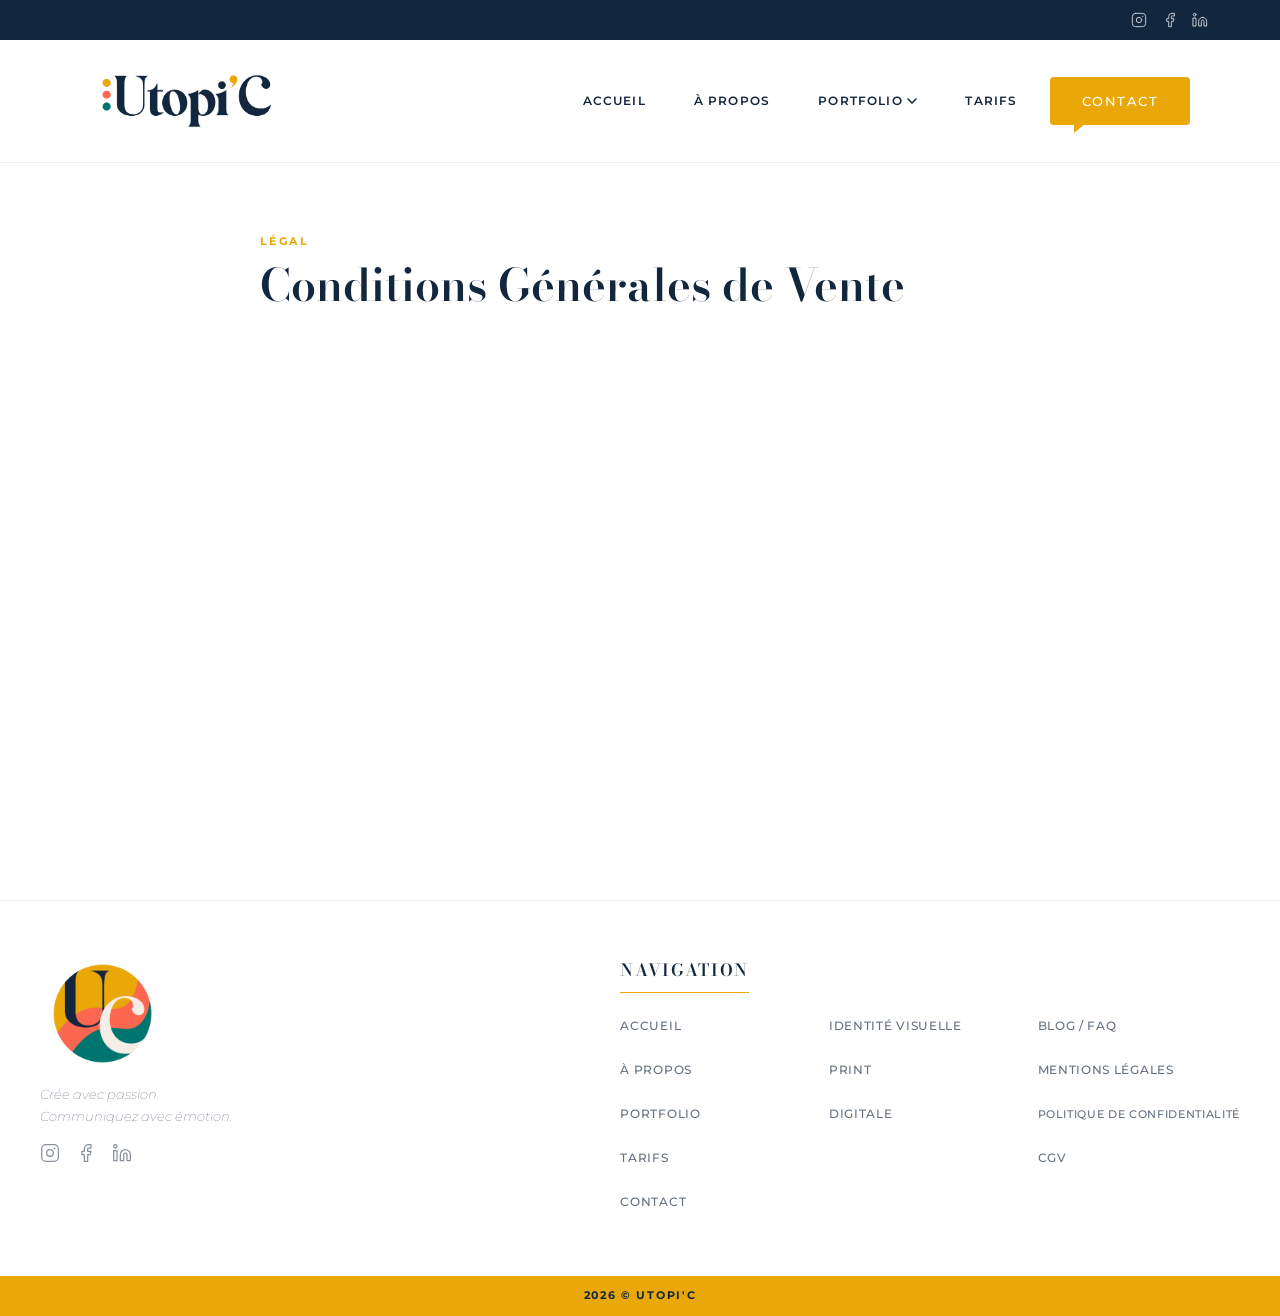
<file: cgv.html>
<!DOCTYPE html>
<html lang="fr">
<head>
  <meta charset="UTF-8" />
  <meta name="viewport" content="width=device-width, initial-scale=1.0" />
  <title>CGV — Utopi'C</title>
  <link rel="preconnect" href="https://fonts.googleapis.com" />
  <link rel="preconnect" href="https://fonts.gstatic.com" crossorigin />
  <link href="https://fonts.googleapis.com/css2?family=Bodoni+Moda:ital,opsz,wght@0,6..96,400..900;1,6..96,400..900&family=Montserrat:wght@100..900&display=swap" rel="stylesheet" />
  <link rel="stylesheet" href="css/style.css?v=15" />
  <link rel="stylesheet" href="css/legal.css?v=15" />
</head>
<body>

  <header class="site-header" id="navbar">
    <div class="header-topbar">
      <div class="header-topbar__inner">
        <div class="header-topbar__socials">
          <a href="https://www.instagram.com/utopi.c__" target="_blank" rel="noopener" aria-label="Instagram"><svg width="16" height="16" viewBox="0 0 24 24" fill="none" stroke="currentColor" stroke-width="1.5" stroke-linecap="round" stroke-linejoin="round"><rect x="2" y="2" width="20" height="20" rx="5" ry="5"/><circle cx="12" cy="12" r="4"/><circle cx="17.5" cy="6.5" r="1" fill="currentColor" stroke="none"/></svg></a>
          <a href="https://www.facebook.com/profile.php?id=61557195407284" target="_blank" rel="noopener" aria-label="Facebook"><svg width="16" height="16" viewBox="0 0 24 24" fill="none" stroke="currentColor" stroke-width="1.5" stroke-linecap="round" stroke-linejoin="round"><path d="M18 2h-3a5 5 0 0 0-5 5v3H7v4h3v8h4v-8h3l1-4h-4V7a1 1 0 0 1 1-1h3z"/></svg></a>
          <a href="https://www.linkedin.com/in/cl%C3%A9a-laubier-a867a7197/" target="_blank" rel="noopener" aria-label="LinkedIn"><svg width="16" height="16" viewBox="0 0 24 24" fill="none" stroke="currentColor" stroke-width="1.5" stroke-linecap="round" stroke-linejoin="round"><path d="M16 8a6 6 0 0 1 6 6v7h-4v-7a2 2 0 0 0-2-2 2 2 0 0 0-2 2v7h-4v-7a6 6 0 0 1 6-6z"/><rect x="2" y="9" width="4" height="12"/><circle cx="4" cy="4" r="2"/></svg></a>
        </div>
      </div>
    </div>
    <div class="header-main">
      <div class="header-main__inner">
        <a href="index.html" class="header-logo"><img src="assets/logos/logo-utopic.png" alt="Utopi'C" class="header-logo__img" /></a>
        <nav class="header-nav" id="navMenu" aria-label="Navigation principale">
          <ul class="header-nav__list">
            <li><a href="index.html" class="header-nav__link">Accueil</a></li>
            <li><a href="a-propos.html" class="header-nav__link">À propos</a></li>
            <li class="header-nav__item--dropdown">
              <a href="portfolio.html" class="header-nav__link">
                Portfolio
                <svg class="header-nav__chevron" width="10" height="6" viewBox="0 0 10 6" fill="none"><path d="M1 1l4 4 4-4" stroke="currentColor" stroke-width="1.5" stroke-linecap="round"/></svg>
              </a>
              <ul class="header-nav__dropdown">
                <li><a href="identite-visuelle.html" class="header-nav__dropdown-link">Identité visuelle</a></li>
                <li><a href="communication-print.html" class="header-nav__dropdown-link">Communication print</a></li>
                <li><a href="communication-digitale.html" class="header-nav__dropdown-link">Communication digitale</a></li>
              </ul>
            </li>
            <li><a href="tarifs.html" class="header-nav__link">Tarifs</a></li>
          </ul>
        </nav>
        <div class="header-right">
          <a href="contact.html" class="btn-contact-bubble">Contact</a>
          <button class="header-hamburger" id="hamburger" aria-label="Menu" aria-expanded="false"><span></span><span></span><span></span></button>
        </div>
      </div>
    </div>
  </header>

  <main>
    <section class="legal-page">
      <div class="legal-page__inner">

        <header class="legal-page__header">
          <span class="section-label">Légal</span>
          <h1 class="section-title">Conditions Générales de Vente</h1>
        </header>

        <div class="legal-content">
          <!-- TODO: Studio Gilles fournira le contenu CGV -->
        </div>

      </div>
    </section>
  </main>

  <footer class="site-footer">
    <div class="footer-main">
      <div class="footer-main__inner">
        <div class="footer-brand">
          <img src="assets/logos/logo-utopic-mini.png" alt="Utopi'C" class="footer-brand__logo" />
          <p class="footer-brand__tagline">Crée avec passion<br />Communiquez avec émotion.</p>
          <div class="footer-brand__socials">
            <a href="https://www.instagram.com/utopi.c__" target="_blank" rel="noopener" aria-label="Instagram"><svg width="20" height="20" viewBox="0 0 24 24" fill="none" stroke="currentColor" stroke-width="1.5" stroke-linecap="round" stroke-linejoin="round"><rect x="2" y="2" width="20" height="20" rx="5" ry="5"/><circle cx="12" cy="12" r="4"/><circle cx="17.5" cy="6.5" r="1" fill="currentColor" stroke="none"/></svg></a>
            <a href="https://www.facebook.com/profile.php?id=61557195407284" target="_blank" rel="noopener" aria-label="Facebook"><svg width="20" height="20" viewBox="0 0 24 24" fill="none" stroke="currentColor" stroke-width="1.5" stroke-linecap="round" stroke-linejoin="round"><path d="M18 2h-3a5 5 0 0 0-5 5v3H7v4h3v8h4v-8h3l1-4h-4V7a1 1 0 0 1 1-1h3z"/></svg></a>
            <a href="https://www.linkedin.com/in/cl%C3%A9a-laubier-a867a7197/" target="_blank" rel="noopener" aria-label="LinkedIn"><svg width="20" height="20" viewBox="0 0 24 24" fill="none" stroke="currentColor" stroke-width="1.5" stroke-linecap="round" stroke-linejoin="round"><path d="M16 8a6 6 0 0 1 6 6v7h-4v-7a2 2 0 0 0-2-2 2 2 0 0 0-2 2v7h-4v-7a6 6 0 0 1 6-6z"/><rect x="2" y="9" width="4" height="12"/><circle cx="4" cy="4" r="2"/></svg></a>
          </div>
        </div>
        <div class="footer-nav-block">
          <p class="footer-nav-block__title">Navigation</p>
          <ul class="footer-nav-block__cols">
            <li><a href="index.html">Accueil</a></li>
            <li><a href="a-propos.html">À propos</a></li>
            <li><a href="portfolio.html">Portfolio</a></li>
            <li><a href="tarifs.html">Tarifs</a></li>
            <li><a href="contact.html">Contact</a></li>
            <li><a href="identite-visuelle.html">Identité visuelle</a></li>
            <li><a href="communication-print.html">Print</a></li>
            <li><a href="communication-digitale.html">Digitale</a></li>
            <li><a href="#">Blog / FAQ</a></li>
            <li><a href="mentions-legales.html">Mentions légales</a></li>
            <li><a href="politique-confidentialite.html">Politique de confidentialité</a></li>
            <li><a href="cgv.html">CGV</a></li>
          </ul>
        </div>
      </div>
    </div>
    <div class="footer-copyright"><p>2026 &copy; UTOPI'C</p></div>
  </footer>

  <script src="js/main.js"></script>
</body>
</html>
</file>
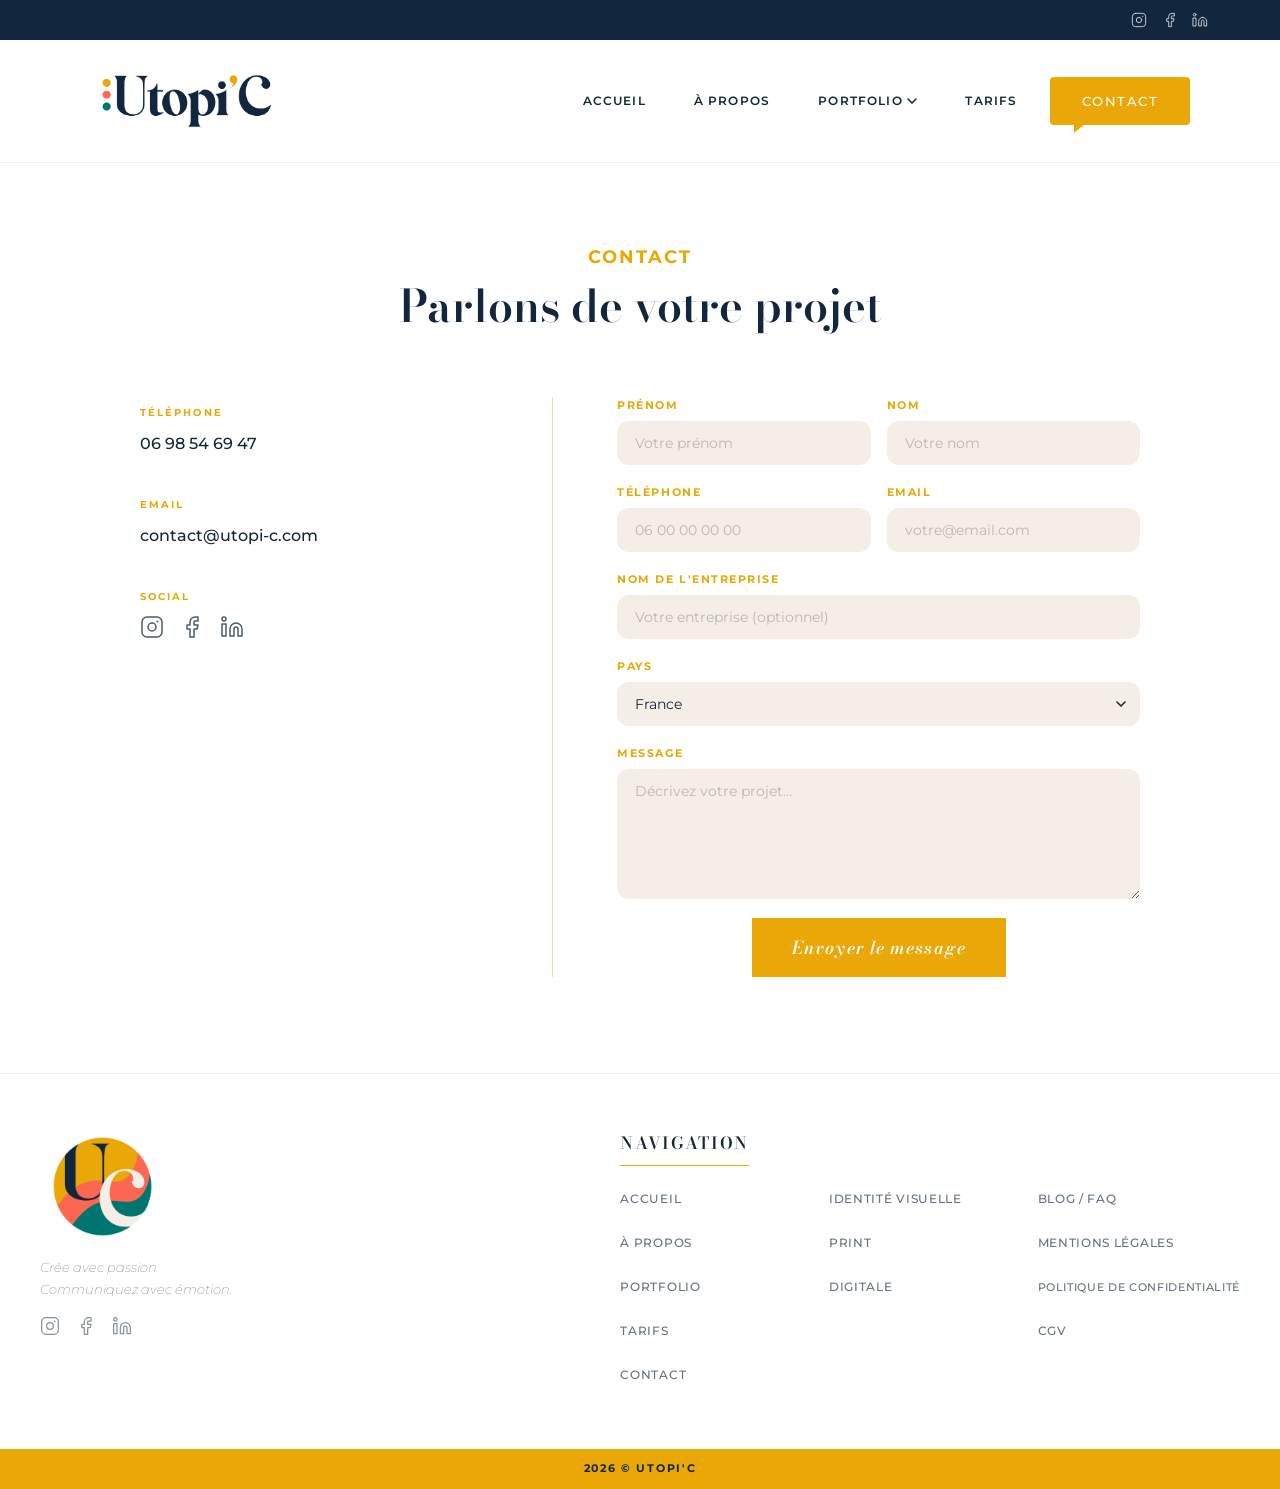
<file: contact.html>
<!DOCTYPE html>
<html lang="fr">
<head>
  <meta charset="UTF-8" />
  <meta name="viewport" content="width=device-width, initial-scale=1.0" />
  <title>Contact — Utopi'C</title>
  <meta name="description" content="Contactez Cléa Laubier — Utopi'C, graphiste et communicante freelance." />
  <link rel="preconnect" href="https://fonts.googleapis.com" />
  <link rel="preconnect" href="https://fonts.gstatic.com" crossorigin />
  <link href="https://fonts.googleapis.com/css2?family=Bodoni+Moda:ital,opsz,wght@0,6..96,400..900;1,6..96,400..900&family=Montserrat:wght@100..900&display=swap" rel="stylesheet" />
  <link rel="stylesheet" href="css/style.css?v=13" />
  <link rel="stylesheet" href="css/contact.css?v=13" />
</head>
<body class="page-contact">

  <!-- ======= HEADER ======= -->
  <header class="site-header" id="navbar">

    <div class="header-topbar">
      <div class="header-topbar__inner">
        <div class="header-topbar__socials">
          <a href="https://www.instagram.com/utopi.c__" target="_blank" rel="noopener" aria-label="Instagram">
            <svg width="16" height="16" viewBox="0 0 24 24" fill="none" stroke="currentColor" stroke-width="1.5" stroke-linecap="round" stroke-linejoin="round">
              <rect x="2" y="2" width="20" height="20" rx="5" ry="5"/><circle cx="12" cy="12" r="4"/><circle cx="17.5" cy="6.5" r="1" fill="currentColor" stroke="none"/>
            </svg>
          </a>
          <a href="https://www.facebook.com/profile.php?id=61557195407284" target="_blank" rel="noopener" aria-label="Facebook">
            <svg width="16" height="16" viewBox="0 0 24 24" fill="none" stroke="currentColor" stroke-width="1.5" stroke-linecap="round" stroke-linejoin="round">
              <path d="M18 2h-3a5 5 0 0 0-5 5v3H7v4h3v8h4v-8h3l1-4h-4V7a1 1 0 0 1 1-1h3z"/>
            </svg>
          </a>
          <a href="https://www.linkedin.com/in/cl%C3%A9a-laubier-a867a7197/" target="_blank" rel="noopener" aria-label="LinkedIn">
            <svg width="16" height="16" viewBox="0 0 24 24" fill="none" stroke="currentColor" stroke-width="1.5" stroke-linecap="round" stroke-linejoin="round">
              <path d="M16 8a6 6 0 0 1 6 6v7h-4v-7a2 2 0 0 0-2-2 2 2 0 0 0-2 2v7h-4v-7a6 6 0 0 1 6-6z"/><rect x="2" y="9" width="4" height="12"/><circle cx="4" cy="4" r="2"/>
            </svg>
          </a>
        </div>
      </div>
    </div>

    <div class="header-main">
      <div class="header-main__inner">

        <a href="index.html" class="header-logo">
          <img src="assets/logos/logo-utopic.png" alt="Utopi'C" class="header-logo__img" />
        </a>

        <nav class="header-nav" id="navMenu" aria-label="Navigation principale">
          <ul class="header-nav__list">
            <li><a href="index.html" class="header-nav__link">Accueil</a></li>
            <li><a href="a-propos.html" class="header-nav__link">À propos</a></li>
            <li class="header-nav__item--dropdown">
              <a href="portfolio.html" class="header-nav__link">
                Portfolio
                <svg class="header-nav__chevron" width="10" height="6" viewBox="0 0 10 6" fill="none">
                  <path d="M1 1l4 4 4-4" stroke="currentColor" stroke-width="1.5" stroke-linecap="round"/>
                </svg>
              </a>
              <ul class="header-nav__dropdown">
                <li><a href="identite-visuelle.html" class="header-nav__dropdown-link">Identité visuelle</a></li>
                <li><a href="communication-print.html" class="header-nav__dropdown-link">Communication print</a></li>
                <li><a href="communication-digitale.html" class="header-nav__dropdown-link">Communication digitale</a></li>
              </ul>
            </li>
            <li><a href="tarifs.html" class="header-nav__link">Tarifs</a></li>
          </ul>
        </nav>

        <div class="header-right">
          <a href="contact.html" class="btn-contact-bubble">Contact</a>
          <button class="header-hamburger" id="hamburger" aria-label="Menu" aria-expanded="false">
            <span></span><span></span><span></span>
          </button>
        </div>

      </div>
    </div>

  </header>

  <main>
    <section class="contact-page">
      <div class="contact-page__inner">

        <header class="contact-page__header">
          <span class="section-label">Contact</span>
          <h1 class="section-title">Parlons de votre projet</h1>
        </header>

        <div class="contact-layout">

          <!-- Colonne gauche : coordonnées -->
          <div class="contact-info">

            <div class="contact-info__block">
              <span class="contact-info__label">Téléphone</span>
              <a href="tel:+33698546947" class="contact-info__value">06 98 54 69 47</a>
            </div>

            <div class="contact-info__block">
              <span class="contact-info__label">Email</span>
              <a href="mailto:contact@utopi-c.com" class="contact-info__value">contact@utopi-c.com</a>
            </div>

            <div class="contact-info__block">
              <span class="contact-info__label">Social</span>
              <div class="contact-info__socials">
                <a href="https://www.instagram.com/utopi.c__" target="_blank" rel="noopener" aria-label="Instagram">
                  <svg width="24" height="24" viewBox="0 0 24 24" fill="none" stroke="currentColor" stroke-width="1.5" stroke-linecap="round" stroke-linejoin="round"><rect x="2" y="2" width="20" height="20" rx="5" ry="5"/><circle cx="12" cy="12" r="4"/><circle cx="17.5" cy="6.5" r="1" fill="currentColor" stroke="none"/></svg>
                </a>
                <a href="https://www.facebook.com/profile.php?id=61557195407284" target="_blank" rel="noopener" aria-label="Facebook">
                  <svg width="24" height="24" viewBox="0 0 24 24" fill="none" stroke="currentColor" stroke-width="1.5" stroke-linecap="round" stroke-linejoin="round"><path d="M18 2h-3a5 5 0 0 0-5 5v3H7v4h3v8h4v-8h3l1-4h-4V7a1 1 0 0 1 1-1h3z"/></svg>
                </a>
                <a href="https://www.linkedin.com/in/cl%C3%A9a-laubier-a867a7197/" target="_blank" rel="noopener" aria-label="LinkedIn">
                  <svg width="24" height="24" viewBox="0 0 24 24" fill="none" stroke="currentColor" stroke-width="1.5" stroke-linecap="round" stroke-linejoin="round"><path d="M16 8a6 6 0 0 1 6 6v7h-4v-7a2 2 0 0 0-2-2 2 2 0 0 0-2 2v7h-4v-7a6 6 0 0 1 6-6z"/><rect x="2" y="9" width="4" height="12"/><circle cx="4" cy="4" r="2"/></svg>
                </a>
              </div>
            </div>

          </div>

          <!-- Séparateur vertical doré -->
          <div class="contact-divider" aria-hidden="true"></div>

          <!-- Colonne droite : formulaire -->
          <div class="contact-form-wrap">
            <form
              action="https://formspree.io/f/VOTRE_ID"
              method="POST"
              class="contact-form"
              id="contactForm"
              novalidate
            >

              <!-- Ligne 1 : Prénom + Nom -->
              <div class="form-row">
                <div class="form-group">
                  <label for="prenom" class="form-label">Prénom</label>
                  <input type="text" id="prenom" name="prenom" class="form-input" placeholder="Votre prénom" required />
                </div>
                <div class="form-group">
                  <label for="nom" class="form-label">Nom</label>
                  <input type="text" id="nom" name="nom" class="form-input" placeholder="Votre nom" required />
                </div>
              </div>

              <!-- Ligne 2 : Téléphone + Email -->
              <div class="form-row">
                <div class="form-group">
                  <label for="telephone" class="form-label">Téléphone</label>
                  <input type="tel" id="telephone" name="telephone" class="form-input" placeholder="06 00 00 00 00" />
                </div>
                <div class="form-group">
                  <label for="email" class="form-label">Email</label>
                  <input type="email" id="email" name="email" class="form-input" placeholder="votre@email.com" required />
                </div>
              </div>

              <!-- Nom de l'entreprise -->
              <div class="form-group">
                <label for="entreprise" class="form-label">Nom de l'entreprise</label>
                <input type="text" id="entreprise" name="entreprise" class="form-input" placeholder="Votre entreprise (optionnel)" />
              </div>

              <!-- Pays -->
              <div class="form-group">
                <label for="pays" class="form-label">Pays</label>
                <select id="pays" name="pays" class="form-input form-select">
                  <option value="">Sélectionnez votre pays</option>
                  <option value="FR" selected>France</option>
                  <option value="BE">Belgique</option>
                  <option value="CH">Suisse</option>
                  <option value="LU">Luxembourg</option>
                  <option value="CA">Canada</option>
                  <option value="autres">Autre</option>
                </select>
              </div>

              <!-- Message -->
              <div class="form-group">
                <label for="message" class="form-label">Message</label>
                <textarea
                  id="message"
                  name="message"
                  class="form-input form-textarea"
                  placeholder="Décrivez votre projet…"
                  rows="5"
                  required
                ></textarea>
              </div>

              <button type="submit" class="btn btn--gold-filled btn--full">Envoyer le message</button>

              <p class="form-success" id="formSuccess" hidden>
                Merci&nbsp;! Votre message a bien été envoyé. Je vous réponds rapidement.
              </p>
            </form>
          </div>

        </div>
      </div>
    </section>
  </main>

  <!-- ======= FOOTER ======= -->
  <footer class="site-footer">

    <div class="footer-main">
      <div class="footer-main__inner">

        <div class="footer-brand">
          <img src="assets/logos/logo-utopic-mini.png" alt="Utopi'C" class="footer-brand__logo" />
          <p class="footer-brand__tagline">Crée avec passion<br />Communiquez avec émotion.</p>
          <div class="footer-brand__socials">
            <a href="https://www.instagram.com/utopi.c__" target="_blank" rel="noopener" aria-label="Instagram">
              <svg width="20" height="20" viewBox="0 0 24 24" fill="none" stroke="currentColor" stroke-width="1.5" stroke-linecap="round" stroke-linejoin="round">
                <rect x="2" y="2" width="20" height="20" rx="5" ry="5"/><circle cx="12" cy="12" r="4"/><circle cx="17.5" cy="6.5" r="1" fill="currentColor" stroke="none"/>
              </svg>
            </a>
            <a href="https://www.facebook.com/profile.php?id=61557195407284" target="_blank" rel="noopener" aria-label="Facebook">
              <svg width="20" height="20" viewBox="0 0 24 24" fill="none" stroke="currentColor" stroke-width="1.5" stroke-linecap="round" stroke-linejoin="round">
                <path d="M18 2h-3a5 5 0 0 0-5 5v3H7v4h3v8h4v-8h3l1-4h-4V7a1 1 0 0 1 1-1h3z"/>
              </svg>
            </a>
            <a href="https://www.linkedin.com/in/cl%C3%A9a-laubier-a867a7197/" target="_blank" rel="noopener" aria-label="LinkedIn">
              <svg width="20" height="20" viewBox="0 0 24 24" fill="none" stroke="currentColor" stroke-width="1.5" stroke-linecap="round" stroke-linejoin="round">
                <path d="M16 8a6 6 0 0 1 6 6v7h-4v-7a2 2 0 0 0-2-2 2 2 0 0 0-2 2v7h-4v-7a6 6 0 0 1 6-6z"/><rect x="2" y="9" width="4" height="12"/><circle cx="4" cy="4" r="2"/>
              </svg>
            </a>
          </div>
        </div>

        <div class="footer-nav-block">
          <p class="footer-nav-block__title">Navigation</p>
          <ul class="footer-nav-block__cols">
            <li><a href="index.html">Accueil</a></li>
            <li><a href="a-propos.html">À propos</a></li>
            <li><a href="portfolio.html">Portfolio</a></li>
            <li><a href="tarifs.html">Tarifs</a></li>
            <li><a href="contact.html">Contact</a></li>
            <li><a href="identite-visuelle.html">Identité visuelle</a></li>
            <li><a href="communication-print.html">Print</a></li>
            <li><a href="communication-digitale.html">Digitale</a></li>
            <li><a href="#">Blog / FAQ</a></li>
            <li><a href="mentions-legales.html">Mentions légales</a></li>
            <li><a href="politique-confidentialite.html">Politique de confidentialité</a></li>
            <li><a href="cgv.html">CGV</a></li>
          </ul>
        </div>

      </div>
    </div>

    <div class="footer-copyright">
      <p>2026 &copy; UTOPI'C</p>
    </div>

  </footer>

  <script src="js/main.js"></script>
  <script src="js/contact.js"></script>
</body>
</html>
</file>
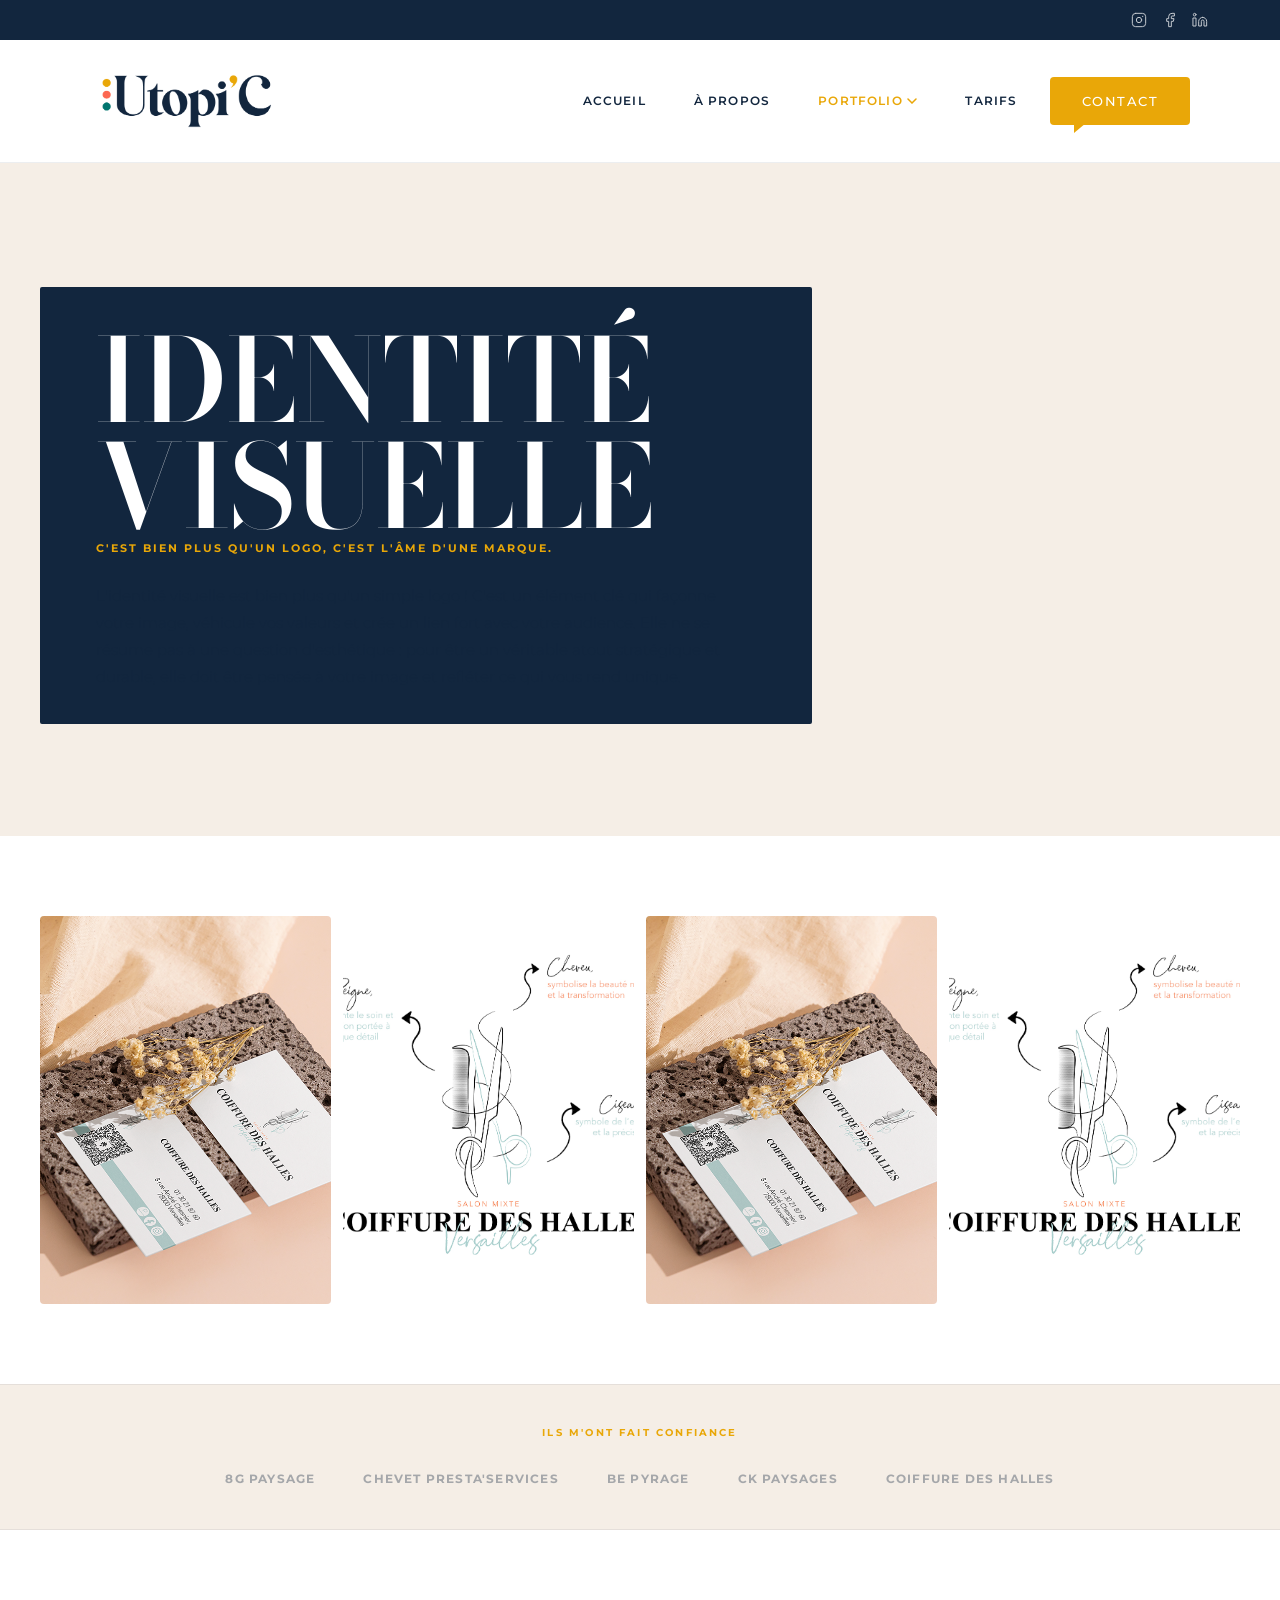
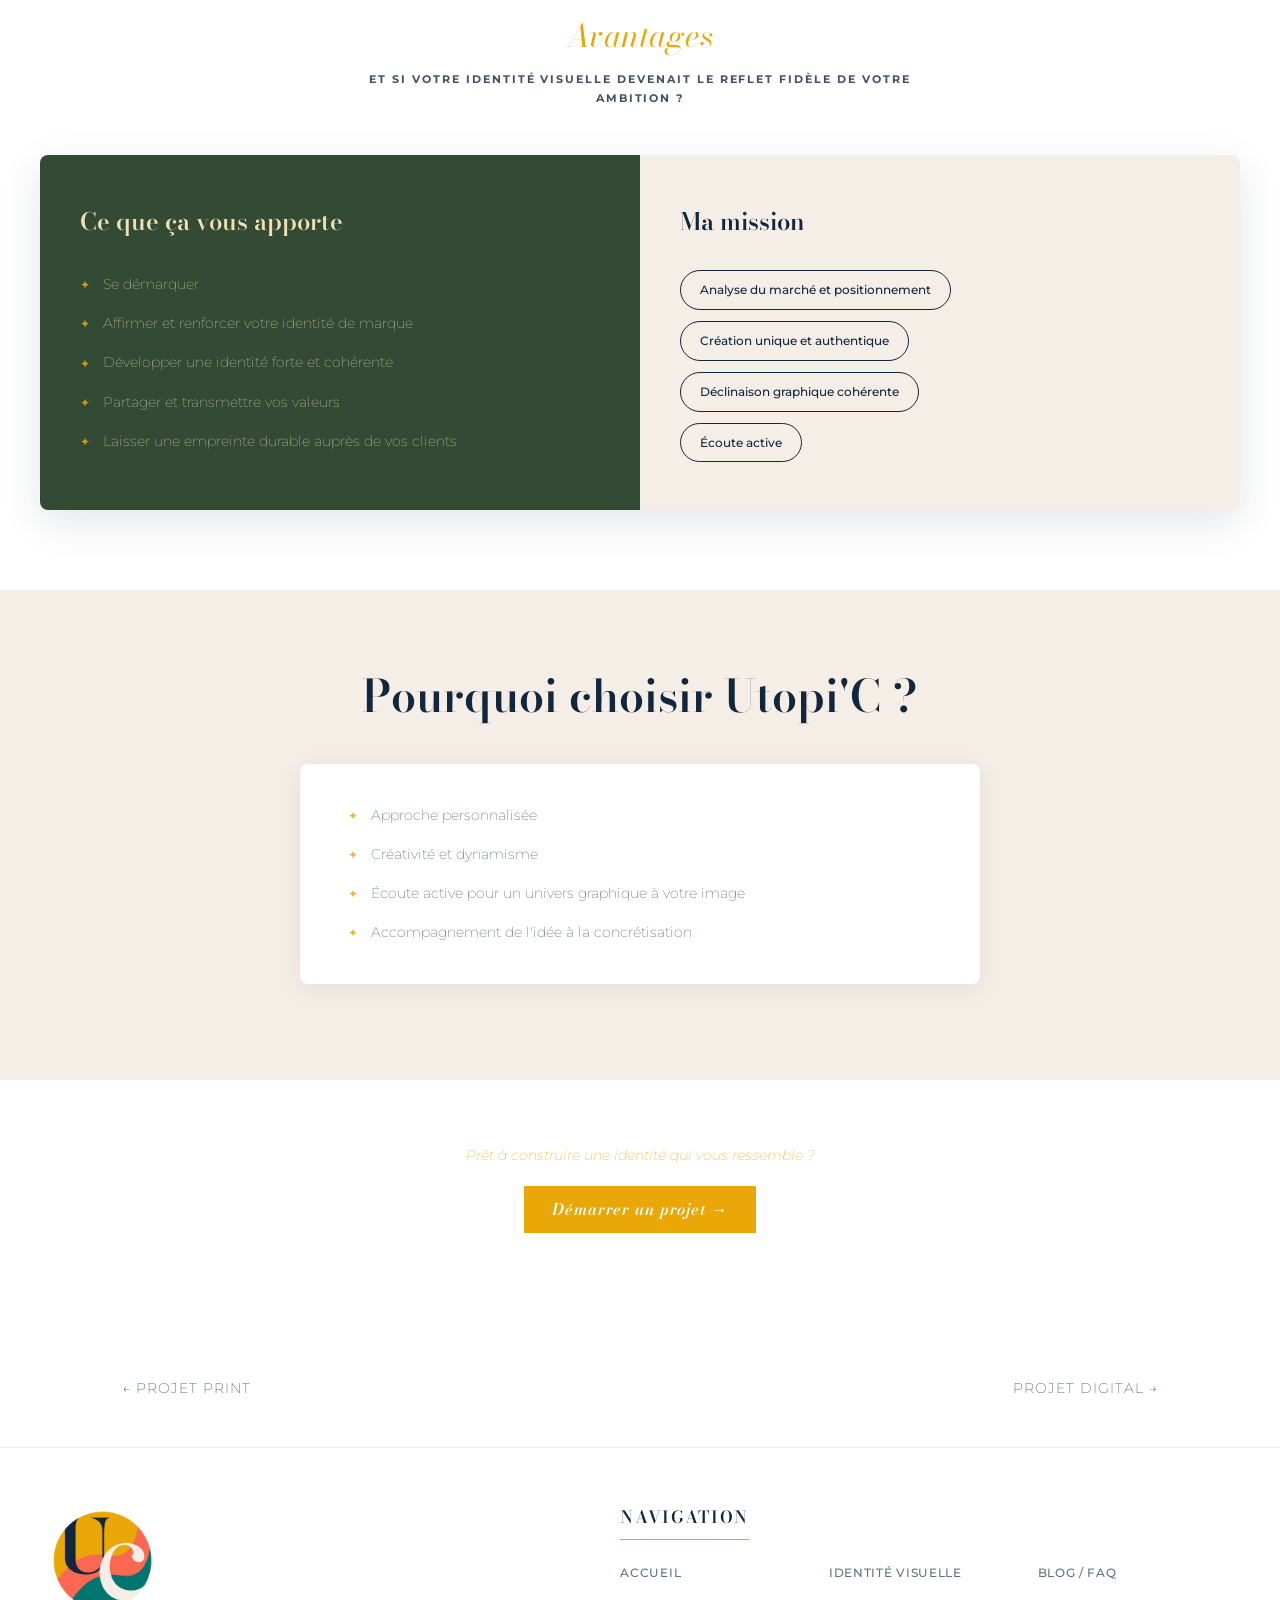
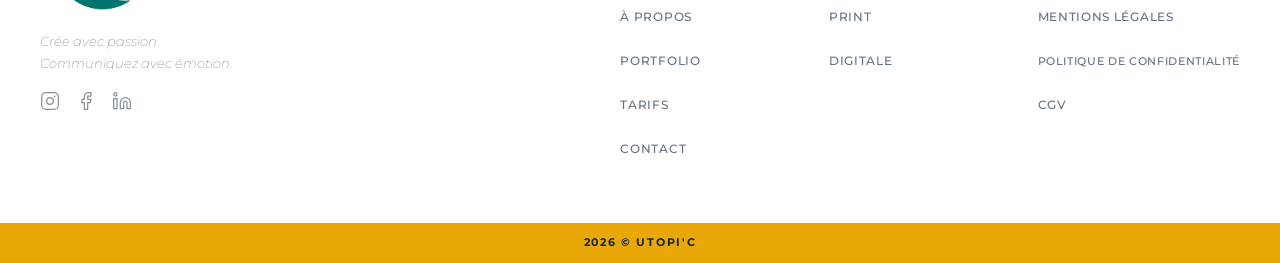
<file: identite-visuelle.html>
<!DOCTYPE html>
<html lang="fr">
<head>
  <meta charset="UTF-8" />
  <meta name="viewport" content="width=device-width, initial-scale=1.0" />
  <title>Identité visuelle — Utopi'C</title>
  <meta name="description" content="Création d'identité visuelle sur-mesure — logo, charte graphique, déclinaisons. Cléa Laubier, graphiste freelance." />
  <link rel="preconnect" href="https://fonts.googleapis.com" />
  <link rel="preconnect" href="https://fonts.gstatic.com" crossorigin />
  <link href="https://fonts.googleapis.com/css2?family=Bodoni+Moda:ital,opsz,wght@0,6..96,400..900;1,6..96,400..900&family=Montserrat:wght@100..900&display=swap" rel="stylesheet" />
  <link rel="stylesheet" href="css/style.css?v=14" />
  <link rel="stylesheet" href="css/sub-page.css?v=14" />
</head>
<body class="page-iv">

  <!-- ======= HEADER ======= -->
  <header class="site-header" id="navbar">
    <div class="header-topbar">
      <div class="header-topbar__inner">
        <div class="header-topbar__socials">
          <a href="https://www.instagram.com/utopi.c__" target="_blank" rel="noopener" aria-label="Instagram"><svg width="16" height="16" viewBox="0 0 24 24" fill="none" stroke="currentColor" stroke-width="1.5" stroke-linecap="round" stroke-linejoin="round"><rect x="2" y="2" width="20" height="20" rx="5" ry="5"/><circle cx="12" cy="12" r="4"/><circle cx="17.5" cy="6.5" r="1" fill="currentColor" stroke="none"/></svg></a>
          <a href="https://www.facebook.com/profile.php?id=61557195407284" target="_blank" rel="noopener" aria-label="Facebook"><svg width="16" height="16" viewBox="0 0 24 24" fill="none" stroke="currentColor" stroke-width="1.5" stroke-linecap="round" stroke-linejoin="round"><path d="M18 2h-3a5 5 0 0 0-5 5v3H7v4h3v8h4v-8h3l1-4h-4V7a1 1 0 0 1 1-1h3z"/></svg></a>
          <a href="https://www.linkedin.com/in/cl%C3%A9a-laubier-a867a7197/" target="_blank" rel="noopener" aria-label="LinkedIn"><svg width="16" height="16" viewBox="0 0 24 24" fill="none" stroke="currentColor" stroke-width="1.5" stroke-linecap="round" stroke-linejoin="round"><path d="M16 8a6 6 0 0 1 6 6v7h-4v-7a2 2 0 0 0-2-2 2 2 0 0 0-2 2v7h-4v-7a6 6 0 0 1 6-6z"/><rect x="2" y="9" width="4" height="12"/><circle cx="4" cy="4" r="2"/></svg></a>
        </div>
      </div>
    </div>
    <div class="header-main">
      <div class="header-main__inner">
        <a href="index.html" class="header-logo"><img src="assets/logos/logo-utopic.png" alt="Utopi'C" class="header-logo__img" /></a>
        <nav class="header-nav" id="navMenu" aria-label="Navigation principale">
          <ul class="header-nav__list">
            <li><a href="index.html" class="header-nav__link">Accueil</a></li>
            <li><a href="a-propos.html" class="header-nav__link">À propos</a></li>
            <li class="header-nav__item--dropdown">
              <a href="portfolio.html" class="header-nav__link header-nav__link--active">
                Portfolio
                <svg class="header-nav__chevron" width="10" height="6" viewBox="0 0 10 6" fill="none"><path d="M1 1l4 4 4-4" stroke="currentColor" stroke-width="1.5" stroke-linecap="round"/></svg>
              </a>
              <ul class="header-nav__dropdown">
                <li><a href="identite-visuelle.html" class="header-nav__dropdown-link">Identité visuelle</a></li>
                <li><a href="communication-print.html" class="header-nav__dropdown-link">Communication print</a></li>
                <li><a href="communication-digitale.html" class="header-nav__dropdown-link">Communication digitale</a></li>
              </ul>
            </li>
            <li><a href="tarifs.html" class="header-nav__link">Tarifs</a></li>
          </ul>
        </nav>
        <div class="header-right">
          <a href="contact.html" class="btn-contact-bubble">Contact</a>
          <button class="header-hamburger" id="hamburger" aria-label="Menu" aria-expanded="false"><span></span><span></span><span></span></button>
        </div>
      </div>
    </div>
  </header>

  <main>

    <!-- ======= RETOUR ======= -->
    <div class="sub-hero__back-wrap">
      <div class="sub-hero__back-inner">
        <a href="portfolio.html" class="sub-hero__back">
          <svg width="14" height="14" viewBox="0 0 24 24" fill="none" stroke="currentColor" stroke-width="2" stroke-linecap="round"><path d="M19 12H5M12 5l-7 7 7 7"/></svg>
          Retour au portfolio
        </a>
      </div>
    </div>

    <!-- ======= HERO ======= -->
    <section class="sub-hero">
      <div class="sub-hero__inner">
        <div class="sub-hero__title-box">
          <h1 class="sub-hero__title">Identité<br />Visuelle</h1>
          <p class="sub-hero__subtitle">C'est bien plus qu'un logo, c'est l'âme d'une marque.</p>
          <p class="sub-hero__body">L'identité visuelle est bien plus qu'un simple logo&nbsp;! C'est un élément clé qui façonne votre image, véhicule vos valeurs et crée un lien fort avec votre audience. Elle ne se résume pas à une question d'esthétique&nbsp;: pour être un véritable atout stratégique et durable, elle doit être pensée à votre image et refléter ce qui vous rend unique.</p>
        </div>
      </div>
    </section>

    <!-- ======= GALERIE PROJETS ======= -->
    <section class="sub-gallery">
      <div class="sub-gallery__inner">
        <div class="sub-gallery__grid">
          <div class="sub-gallery__item">
            <img src="assets/images/carousel-1.png" alt="Coiffure des Halles — identité visuelle" loading="lazy" />
          </div>
          <div class="sub-gallery__item">
            <img src="assets/images/presta-identite.jpg" alt="Identité visuelle — projet" loading="lazy" />
          </div>
          <div class="sub-gallery__item">
            <img src="assets/images/carousel-1.png" alt="Be Pyrage — identité visuelle" loading="lazy" />
          </div>
          <div class="sub-gallery__item">
            <img src="assets/images/presta-identite.jpg" alt="Chevet Presta'Services — identité visuelle" loading="lazy" />
          </div>
        </div>
      </div>
    </section>

    <!-- ======= LOGOS CLIENTS ======= -->
    <div class="sub-logos">
      <div class="sub-logos__inner">
        <p class="sub-logos__label">Ils m'ont fait confiance</p>
        <div class="sub-logos__strip">
          <span class="sub-logos__item">8G Paysage</span>
          <span class="sub-logos__item">Chevet Presta'Services</span>
          <span class="sub-logos__item">Be Pyrage</span>
          <span class="sub-logos__item">CK Paysages</span>
          <span class="sub-logos__item">Coiffure des Halles</span>
        </div>
      </div>
    </div>

    <!-- ======= AVANTAGES ======= -->
    <section class="sub-avantages">
      <div class="sub-avantages__inner">
        <div class="sub-avantages__header">
          <span class="sub-avantages__eyebrow">Avantages</span>
          <p class="sub-avantages__subtitle">Et si votre identité visuelle devenait le reflet fidèle de votre ambition&nbsp;?</p>
        </div>
        <div class="sub-avantages__grid">

          <!-- Colonne gauche — vert foncé -->
          <div class="sub-avantages__col sub-avantages__col--green">
            <h2 class="sub-avantages__col-title">Ce que ça vous apporte</h2>
            <ul class="sub-avantages__list">
              <li>Se démarquer</li>
              <li>Affirmer et renforcer votre identité de marque</li>
              <li>Développer une identité forte et cohérente</li>
              <li>Partager et transmettre vos valeurs</li>
              <li>Laisser une empreinte durable auprès de vos clients</li>
            </ul>
          </div>

          <!-- Colonne droite — crème / Ma mission -->
          <div class="sub-avantages__col sub-avantages__col--cream">
            <h2 class="sub-avantages__mission-title">Ma mission</h2>
            <div class="sub-avantages__pills">
              <span class="sub-avantages__pill">Analyse du marché et positionnement</span>
              <span class="sub-avantages__pill">Création unique et authentique</span>
              <span class="sub-avantages__pill">Déclinaison graphique cohérente</span>
              <span class="sub-avantages__pill">Écoute active</span>
            </div>
          </div>

        </div>
      </div>
    </section>

    <!-- ======= POURQUOI CHOISIR ======= -->
    <section class="sub-pourquoi">
      <div class="sub-pourquoi__inner">
        <h2 class="sub-pourquoi__title">Pourquoi choisir Utopi'C&nbsp;?</h2>
        <div class="sub-pourquoi__card">
          <ul class="sub-pourquoi__list">
            <li>Approche personnalisée</li>
            <li>Créativité et dynamisme</li>
            <li>Écoute active pour un univers graphique à votre image</li>
            <li>Accompagnement de l'idée à la concrétisation</li>
          </ul>
        </div>
      </div>
    </section>

    <!-- ======= CTA ======= -->
    <div class="sub-cta">
      <p class="sub-cta__text">Prêt à construire une identité qui vous ressemble&nbsp;?</p>
      <a href="contact.html" class="btn btn--gold-filled">Démarrer un projet →</a>
    </div>

    <!-- ======= NAVIGATION INTER-CATÉGORIES ======= -->
    <div class="portfolio-nav">
      <a href="communication-print.html" class="portfolio-nav__link portfolio-nav__link--prev">← Projet Print</a>
      <a href="communication-digitale.html" class="portfolio-nav__link portfolio-nav__link--next">Projet Digital →</a>
    </div>

  </main>

  <!-- ======= FOOTER ======= -->
  <footer class="site-footer">
    <div class="footer-main">
      <div class="footer-main__inner">
        <div class="footer-brand">
          <img src="assets/logos/logo-utopic-mini.png" alt="Utopi'C" class="footer-brand__logo" />
          <p class="footer-brand__tagline">Crée avec passion<br />Communiquez avec émotion.</p>
          <div class="footer-brand__socials">
            <a href="https://www.instagram.com/utopi.c__" target="_blank" rel="noopener" aria-label="Instagram"><svg width="20" height="20" viewBox="0 0 24 24" fill="none" stroke="currentColor" stroke-width="1.5" stroke-linecap="round" stroke-linejoin="round"><rect x="2" y="2" width="20" height="20" rx="5" ry="5"/><circle cx="12" cy="12" r="4"/><circle cx="17.5" cy="6.5" r="1" fill="currentColor" stroke="none"/></svg></a>
            <a href="https://www.facebook.com/profile.php?id=61557195407284" target="_blank" rel="noopener" aria-label="Facebook"><svg width="20" height="20" viewBox="0 0 24 24" fill="none" stroke="currentColor" stroke-width="1.5" stroke-linecap="round" stroke-linejoin="round"><path d="M18 2h-3a5 5 0 0 0-5 5v3H7v4h3v8h4v-8h3l1-4h-4V7a1 1 0 0 1 1-1h3z"/></svg></a>
            <a href="https://www.linkedin.com/in/cl%C3%A9a-laubier-a867a7197/" target="_blank" rel="noopener" aria-label="LinkedIn"><svg width="20" height="20" viewBox="0 0 24 24" fill="none" stroke="currentColor" stroke-width="1.5" stroke-linecap="round" stroke-linejoin="round"><path d="M16 8a6 6 0 0 1 6 6v7h-4v-7a2 2 0 0 0-2-2 2 2 0 0 0-2 2v7h-4v-7a6 6 0 0 1 6-6z"/><rect x="2" y="9" width="4" height="12"/><circle cx="4" cy="4" r="2"/></svg></a>
          </div>
        </div>
        <div class="footer-nav-block">
          <p class="footer-nav-block__title">Navigation</p>
          <ul class="footer-nav-block__cols">
            <li><a href="index.html">Accueil</a></li>
            <li><a href="a-propos.html">À propos</a></li>
            <li><a href="portfolio.html">Portfolio</a></li>
            <li><a href="tarifs.html">Tarifs</a></li>
            <li><a href="contact.html">Contact</a></li>
            <li><a href="identite-visuelle.html">Identité visuelle</a></li>
            <li><a href="communication-print.html">Print</a></li>
            <li><a href="communication-digitale.html">Digitale</a></li>
            <li><a href="#">Blog / FAQ</a></li>
            <li><a href="mentions-legales.html">Mentions légales</a></li>
            <li><a href="politique-confidentialite.html">Politique de confidentialité</a></li>
            <li><a href="cgv.html">CGV</a></li>
          </ul>
        </div>
      </div>
    </div>
    <div class="footer-copyright"><p>2026 &copy; UTOPI'C</p></div>
  </footer>

  <script src="js/main.js"></script>
</body>
</html>
</file>
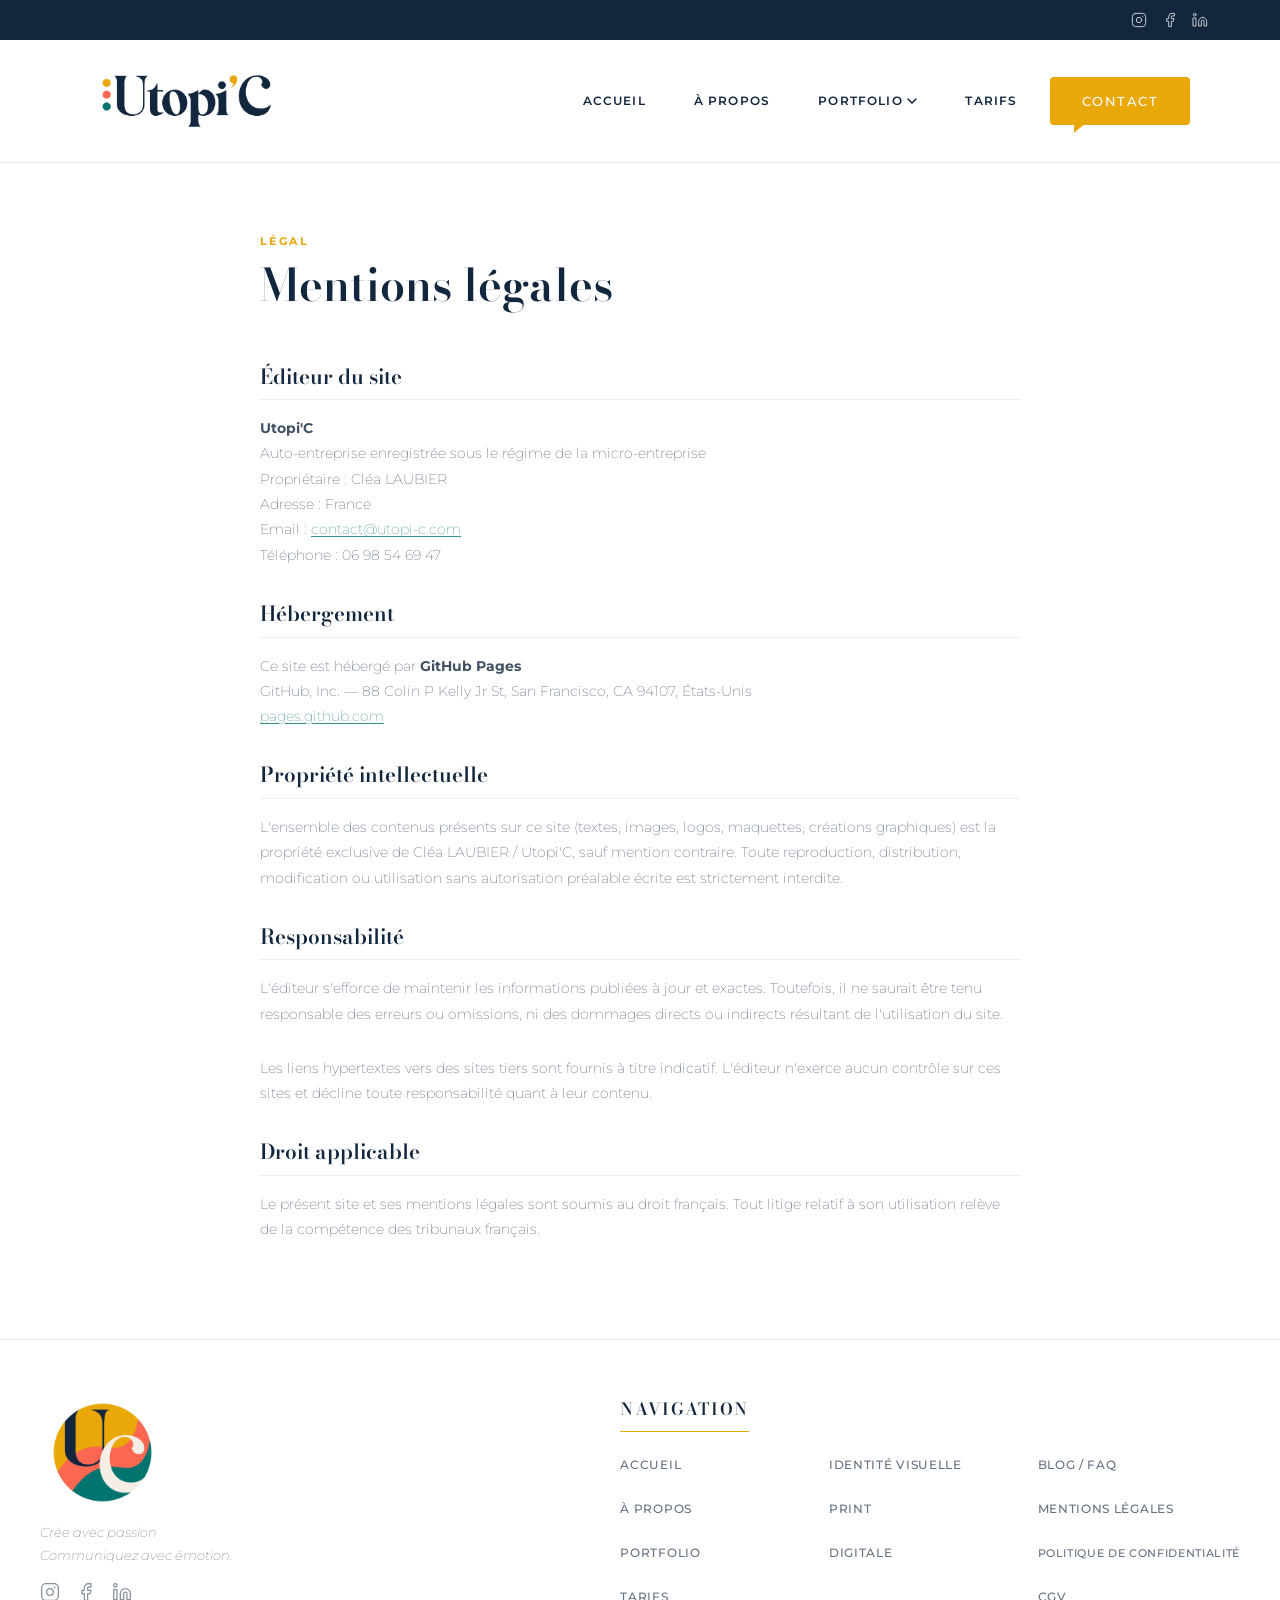
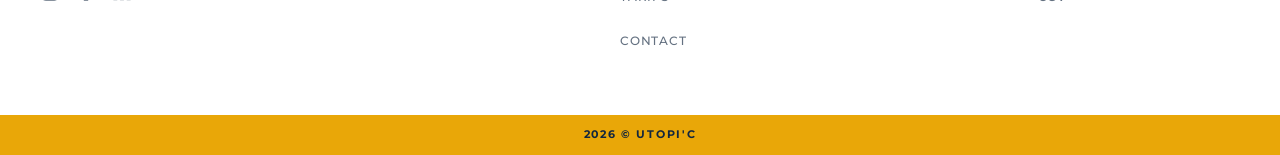
<file: mentions-legales.html>
<!DOCTYPE html>
<html lang="fr">
<head>
  <meta charset="UTF-8" />
  <meta name="viewport" content="width=device-width, initial-scale=1.0" />
  <title>Mentions légales — Utopi'C</title>
  <link rel="preconnect" href="https://fonts.googleapis.com" />
  <link rel="preconnect" href="https://fonts.gstatic.com" crossorigin />
  <link href="https://fonts.googleapis.com/css2?family=Bodoni+Moda:ital,opsz,wght@0,6..96,400..900;1,6..96,400..900&family=Montserrat:wght@100..900&display=swap" rel="stylesheet" />
  <link rel="stylesheet" href="css/style.css?v=13" />
  <link rel="stylesheet" href="css/legal.css?v=13" />
</head>
<body>

  <header class="site-header" id="navbar">
    <div class="header-topbar">
      <div class="header-topbar__inner">
        <div class="header-topbar__socials">
          <a href="https://www.instagram.com/utopi.c__" target="_blank" rel="noopener" aria-label="Instagram"><svg width="16" height="16" viewBox="0 0 24 24" fill="none" stroke="currentColor" stroke-width="1.5" stroke-linecap="round" stroke-linejoin="round"><rect x="2" y="2" width="20" height="20" rx="5" ry="5"/><circle cx="12" cy="12" r="4"/><circle cx="17.5" cy="6.5" r="1" fill="currentColor" stroke="none"/></svg></a>
          <a href="https://www.facebook.com/profile.php?id=61557195407284" target="_blank" rel="noopener" aria-label="Facebook"><svg width="16" height="16" viewBox="0 0 24 24" fill="none" stroke="currentColor" stroke-width="1.5" stroke-linecap="round" stroke-linejoin="round"><path d="M18 2h-3a5 5 0 0 0-5 5v3H7v4h3v8h4v-8h3l1-4h-4V7a1 1 0 0 1 1-1h3z"/></svg></a>
          <a href="https://www.linkedin.com/in/cl%C3%A9a-laubier-a867a7197/" target="_blank" rel="noopener" aria-label="LinkedIn"><svg width="16" height="16" viewBox="0 0 24 24" fill="none" stroke="currentColor" stroke-width="1.5" stroke-linecap="round" stroke-linejoin="round"><path d="M16 8a6 6 0 0 1 6 6v7h-4v-7a2 2 0 0 0-2-2 2 2 0 0 0-2 2v7h-4v-7a6 6 0 0 1 6-6z"/><rect x="2" y="9" width="4" height="12"/><circle cx="4" cy="4" r="2"/></svg></a>
        </div>
      </div>
    </div>
    <div class="header-main">
      <div class="header-main__inner">
        <a href="index.html" class="header-logo"><img src="assets/logos/logo-utopic.png" alt="Utopi'C" class="header-logo__img" /></a>
        <nav class="header-nav" id="navMenu" aria-label="Navigation principale">
          <ul class="header-nav__list">
            <li><a href="index.html" class="header-nav__link">Accueil</a></li>
            <li><a href="a-propos.html" class="header-nav__link">À propos</a></li>
            <li class="header-nav__item--dropdown">
              <a href="portfolio.html" class="header-nav__link">
                Portfolio
                <svg class="header-nav__chevron" width="10" height="6" viewBox="0 0 10 6" fill="none"><path d="M1 1l4 4 4-4" stroke="currentColor" stroke-width="1.5" stroke-linecap="round"/></svg>
              </a>
              <ul class="header-nav__dropdown">
                <li><a href="identite-visuelle.html" class="header-nav__dropdown-link">Identité visuelle</a></li>
                <li><a href="communication-print.html" class="header-nav__dropdown-link">Communication print</a></li>
                <li><a href="communication-digitale.html" class="header-nav__dropdown-link">Communication digitale</a></li>
              </ul>
            </li>
            <li><a href="tarifs.html" class="header-nav__link">Tarifs</a></li>
          </ul>
        </nav>
        <div class="header-right">
          <a href="contact.html" class="btn-contact-bubble">Contact</a>
          <button class="header-hamburger" id="hamburger" aria-label="Menu" aria-expanded="false"><span></span><span></span><span></span></button>
        </div>
      </div>
    </div>
  </header>

  <main>
    <section class="legal-page">
      <div class="legal-page__inner">

        <header class="legal-page__header">
          <span class="section-label">Légal</span>
          <h1 class="section-title">Mentions légales</h1>
        </header>

        <div class="legal-content">

          <h2>Éditeur du site</h2>
          <p>
            <strong>Utopi'C</strong><br />
            Auto-entreprise enregistrée sous le régime de la micro-entreprise<br />
            Propriétaire : Cléa LAUBIER<br />
            Adresse : France<br />
            Email : <a href="mailto:contact@utopi-c.com">contact@utopi-c.com</a><br />
            Téléphone : 06 98 54 69 47
          </p>

          <h2>Hébergement</h2>
          <p>
            Ce site est hébergé par <strong>GitHub Pages</strong><br />
            GitHub, Inc. — 88 Colin P Kelly Jr St, San Francisco, CA 94107, États-Unis<br />
            <a href="https://pages.github.com" target="_blank" rel="noopener">pages.github.com</a>
          </p>

          <h2>Propriété intellectuelle</h2>
          <p>
            L'ensemble des contenus présents sur ce site (textes, images, logos, maquettes, créations graphiques) est la propriété exclusive de Cléa LAUBIER / Utopi'C, sauf mention contraire. Toute reproduction, distribution, modification ou utilisation sans autorisation préalable écrite est strictement interdite.
          </p>

          <h2>Responsabilité</h2>
          <p>
            L'éditeur s'efforce de maintenir les informations publiées à jour et exactes. Toutefois, il ne saurait être tenu responsable des erreurs ou omissions, ni des dommages directs ou indirects résultant de l'utilisation du site.
          </p>
          <p>
            Les liens hypertextes vers des sites tiers sont fournis à titre indicatif. L'éditeur n'exerce aucun contrôle sur ces sites et décline toute responsabilité quant à leur contenu.
          </p>

          <h2>Droit applicable</h2>
          <p>
            Le présent site et ses mentions légales sont soumis au droit français. Tout litige relatif à son utilisation relève de la compétence des tribunaux français.
          </p>

        </div>

      </div>
    </section>
  </main>

  <footer class="site-footer">
    <div class="footer-main">
      <div class="footer-main__inner">
        <div class="footer-brand">
          <img src="assets/logos/logo-utopic-mini.png" alt="Utopi'C" class="footer-brand__logo" />
          <p class="footer-brand__tagline">Crée avec passion<br />Communiquez avec émotion.</p>
          <div class="footer-brand__socials">
            <a href="https://www.instagram.com/utopi.c__" target="_blank" rel="noopener" aria-label="Instagram"><svg width="20" height="20" viewBox="0 0 24 24" fill="none" stroke="currentColor" stroke-width="1.5" stroke-linecap="round" stroke-linejoin="round"><rect x="2" y="2" width="20" height="20" rx="5" ry="5"/><circle cx="12" cy="12" r="4"/><circle cx="17.5" cy="6.5" r="1" fill="currentColor" stroke="none"/></svg></a>
            <a href="https://www.facebook.com/profile.php?id=61557195407284" target="_blank" rel="noopener" aria-label="Facebook"><svg width="20" height="20" viewBox="0 0 24 24" fill="none" stroke="currentColor" stroke-width="1.5" stroke-linecap="round" stroke-linejoin="round"><path d="M18 2h-3a5 5 0 0 0-5 5v3H7v4h3v8h4v-8h3l1-4h-4V7a1 1 0 0 1 1-1h3z"/></svg></a>
            <a href="https://www.linkedin.com/in/cl%C3%A9a-laubier-a867a7197/" target="_blank" rel="noopener" aria-label="LinkedIn"><svg width="20" height="20" viewBox="0 0 24 24" fill="none" stroke="currentColor" stroke-width="1.5" stroke-linecap="round" stroke-linejoin="round"><path d="M16 8a6 6 0 0 1 6 6v7h-4v-7a2 2 0 0 0-2-2 2 2 0 0 0-2 2v7h-4v-7a6 6 0 0 1 6-6z"/><rect x="2" y="9" width="4" height="12"/><circle cx="4" cy="4" r="2"/></svg></a>
          </div>
        </div>
        <div class="footer-nav-block">
          <p class="footer-nav-block__title">Navigation</p>
          <ul class="footer-nav-block__cols">
            <li><a href="index.html">Accueil</a></li>
            <li><a href="a-propos.html">À propos</a></li>
            <li><a href="portfolio.html">Portfolio</a></li>
            <li><a href="tarifs.html">Tarifs</a></li>
            <li><a href="contact.html">Contact</a></li>
            <li><a href="identite-visuelle.html">Identité visuelle</a></li>
            <li><a href="communication-print.html">Print</a></li>
            <li><a href="communication-digitale.html">Digitale</a></li>
            <li><a href="#">Blog / FAQ</a></li>
            <li><a href="mentions-legales.html">Mentions légales</a></li>
            <li><a href="politique-confidentialite.html">Politique de confidentialité</a></li>
            <li><a href="cgv.html">CGV</a></li>
          </ul>
        </div>
      </div>
    </div>
    <div class="footer-copyright"><p>2026 &copy; UTOPI'C</p></div>
  </footer>

  <script src="js/main.js"></script>
</body>
</html>
</file>
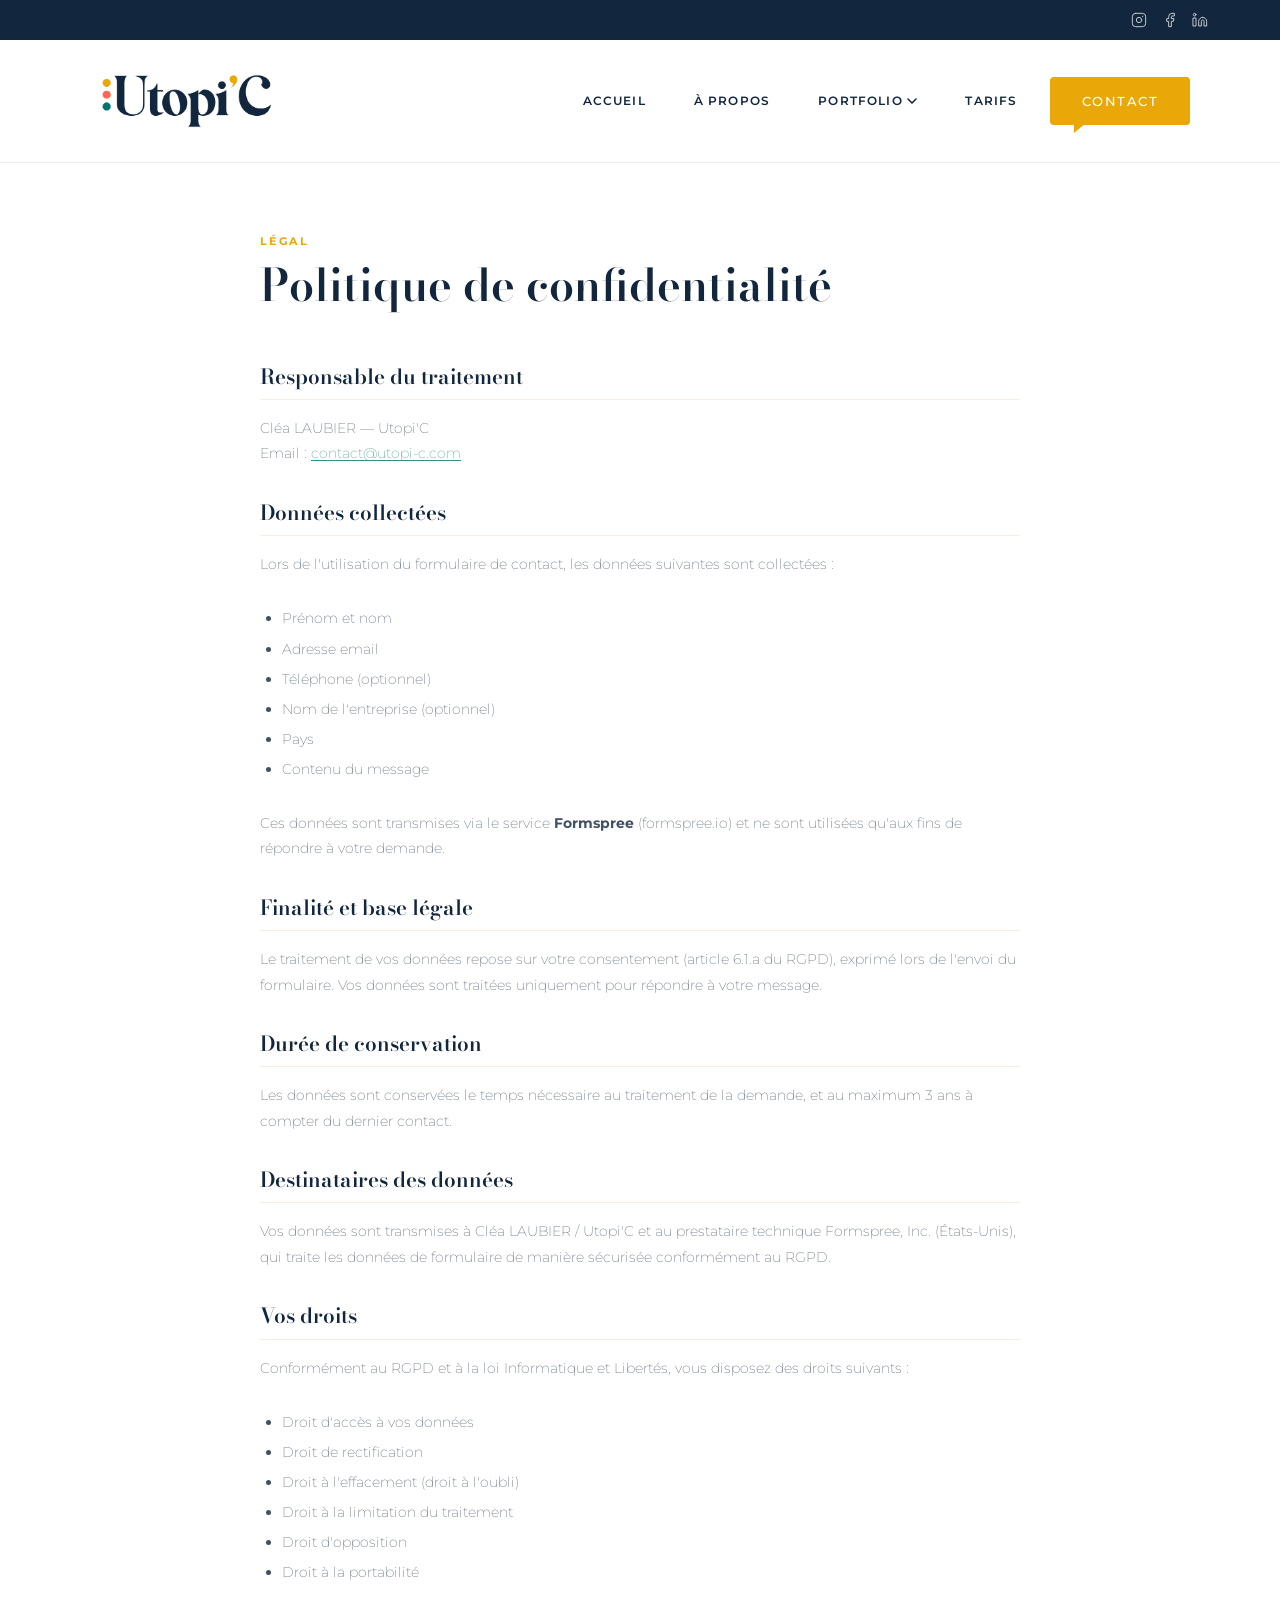
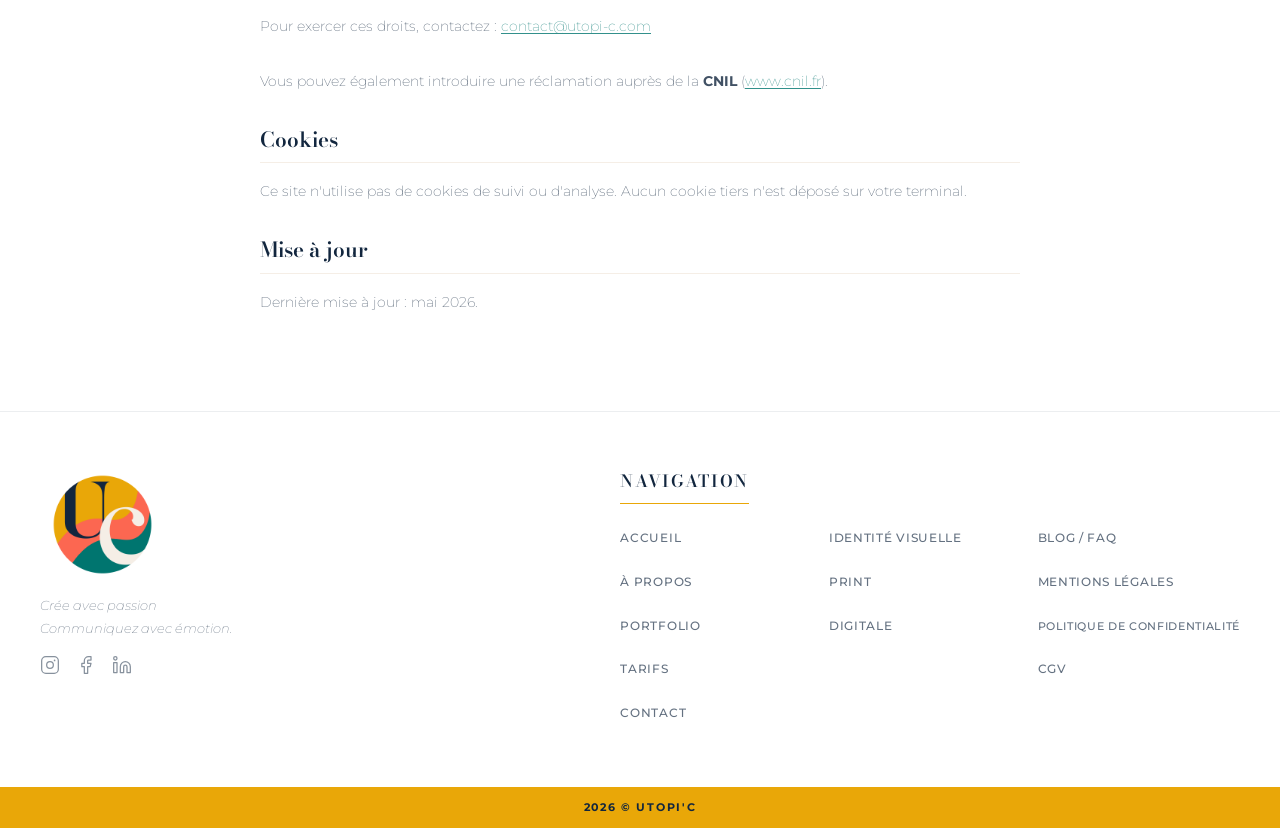
<file: politique-confidentialite.html>
<!DOCTYPE html>
<html lang="fr">
<head>
  <meta charset="UTF-8" />
  <meta name="viewport" content="width=device-width, initial-scale=1.0" />
  <title>Politique de confidentialité — Utopi'C</title>
  <link rel="preconnect" href="https://fonts.googleapis.com" />
  <link rel="preconnect" href="https://fonts.gstatic.com" crossorigin />
  <link href="https://fonts.googleapis.com/css2?family=Bodoni+Moda:ital,opsz,wght@0,6..96,400..900;1,6..96,400..900&family=Montserrat:wght@100..900&display=swap" rel="stylesheet" />
  <link rel="stylesheet" href="css/style.css?v=13" />
  <link rel="stylesheet" href="css/legal.css?v=13" />
</head>
<body>

  <header class="site-header" id="navbar">
    <div class="header-topbar">
      <div class="header-topbar__inner">
        <div class="header-topbar__socials">
          <a href="https://www.instagram.com/utopi.c__" target="_blank" rel="noopener" aria-label="Instagram"><svg width="16" height="16" viewBox="0 0 24 24" fill="none" stroke="currentColor" stroke-width="1.5" stroke-linecap="round" stroke-linejoin="round"><rect x="2" y="2" width="20" height="20" rx="5" ry="5"/><circle cx="12" cy="12" r="4"/><circle cx="17.5" cy="6.5" r="1" fill="currentColor" stroke="none"/></svg></a>
          <a href="https://www.facebook.com/profile.php?id=61557195407284" target="_blank" rel="noopener" aria-label="Facebook"><svg width="16" height="16" viewBox="0 0 24 24" fill="none" stroke="currentColor" stroke-width="1.5" stroke-linecap="round" stroke-linejoin="round"><path d="M18 2h-3a5 5 0 0 0-5 5v3H7v4h3v8h4v-8h3l1-4h-4V7a1 1 0 0 1 1-1h3z"/></svg></a>
          <a href="https://www.linkedin.com/in/cl%C3%A9a-laubier-a867a7197/" target="_blank" rel="noopener" aria-label="LinkedIn"><svg width="16" height="16" viewBox="0 0 24 24" fill="none" stroke="currentColor" stroke-width="1.5" stroke-linecap="round" stroke-linejoin="round"><path d="M16 8a6 6 0 0 1 6 6v7h-4v-7a2 2 0 0 0-2-2 2 2 0 0 0-2 2v7h-4v-7a6 6 0 0 1 6-6z"/><rect x="2" y="9" width="4" height="12"/><circle cx="4" cy="4" r="2"/></svg></a>
        </div>
      </div>
    </div>
    <div class="header-main">
      <div class="header-main__inner">
        <a href="index.html" class="header-logo"><img src="assets/logos/logo-utopic.png" alt="Utopi'C" class="header-logo__img" /></a>
        <nav class="header-nav" id="navMenu" aria-label="Navigation principale">
          <ul class="header-nav__list">
            <li><a href="index.html" class="header-nav__link">Accueil</a></li>
            <li><a href="a-propos.html" class="header-nav__link">À propos</a></li>
            <li class="header-nav__item--dropdown">
              <a href="portfolio.html" class="header-nav__link">
                Portfolio
                <svg class="header-nav__chevron" width="10" height="6" viewBox="0 0 10 6" fill="none"><path d="M1 1l4 4 4-4" stroke="currentColor" stroke-width="1.5" stroke-linecap="round"/></svg>
              </a>
              <ul class="header-nav__dropdown">
                <li><a href="identite-visuelle.html" class="header-nav__dropdown-link">Identité visuelle</a></li>
                <li><a href="communication-print.html" class="header-nav__dropdown-link">Communication print</a></li>
                <li><a href="communication-digitale.html" class="header-nav__dropdown-link">Communication digitale</a></li>
              </ul>
            </li>
            <li><a href="tarifs.html" class="header-nav__link">Tarifs</a></li>
          </ul>
        </nav>
        <div class="header-right">
          <a href="contact.html" class="btn-contact-bubble">Contact</a>
          <button class="header-hamburger" id="hamburger" aria-label="Menu" aria-expanded="false"><span></span><span></span><span></span></button>
        </div>
      </div>
    </div>
  </header>

  <main>
    <section class="legal-page">
      <div class="legal-page__inner">

        <header class="legal-page__header">
          <span class="section-label">Légal</span>
          <h1 class="section-title">Politique de confidentialité</h1>
        </header>

        <div class="legal-content">

          <h2>Responsable du traitement</h2>
          <p>
            Cléa LAUBIER — Utopi'C<br />
            Email : <a href="mailto:contact@utopi-c.com">contact@utopi-c.com</a>
          </p>

          <h2>Données collectées</h2>
          <p>Lors de l'utilisation du formulaire de contact, les données suivantes sont collectées :</p>
          <ul>
            <li>Prénom et nom</li>
            <li>Adresse email</li>
            <li>Téléphone (optionnel)</li>
            <li>Nom de l'entreprise (optionnel)</li>
            <li>Pays</li>
            <li>Contenu du message</li>
          </ul>
          <p>
            Ces données sont transmises via le service <strong>Formspree</strong> (formspree.io) et ne sont utilisées qu'aux fins de répondre à votre demande.
          </p>

          <h2>Finalité et base légale</h2>
          <p>
            Le traitement de vos données repose sur votre consentement (article 6.1.a du RGPD), exprimé lors de l'envoi du formulaire. Vos données sont traitées uniquement pour répondre à votre message.
          </p>

          <h2>Durée de conservation</h2>
          <p>
            Les données sont conservées le temps nécessaire au traitement de la demande, et au maximum 3 ans à compter du dernier contact.
          </p>

          <h2>Destinataires des données</h2>
          <p>
            Vos données sont transmises à Cléa LAUBIER / Utopi'C et au prestataire technique Formspree, Inc. (États-Unis), qui traite les données de formulaire de manière sécurisée conformément au RGPD.
          </p>

          <h2>Vos droits</h2>
          <p>Conformément au RGPD et à la loi Informatique et Libertés, vous disposez des droits suivants :</p>
          <ul>
            <li>Droit d'accès à vos données</li>
            <li>Droit de rectification</li>
            <li>Droit à l'effacement (droit à l'oubli)</li>
            <li>Droit à la limitation du traitement</li>
            <li>Droit d'opposition</li>
            <li>Droit à la portabilité</li>
          </ul>
          <p>
            Pour exercer ces droits, contactez : <a href="mailto:contact@utopi-c.com">contact@utopi-c.com</a>
          </p>
          <p>
            Vous pouvez également introduire une réclamation auprès de la <strong>CNIL</strong> (<a href="https://www.cnil.fr" target="_blank" rel="noopener">www.cnil.fr</a>).
          </p>

          <h2>Cookies</h2>
          <p>
            Ce site n'utilise pas de cookies de suivi ou d'analyse. Aucun cookie tiers n'est déposé sur votre terminal.
          </p>

          <h2>Mise à jour</h2>
          <p>Dernière mise à jour : mai 2026.</p>

        </div>

      </div>
    </section>
  </main>

  <footer class="site-footer">
    <div class="footer-main">
      <div class="footer-main__inner">
        <div class="footer-brand">
          <img src="assets/logos/logo-utopic-mini.png" alt="Utopi'C" class="footer-brand__logo" />
          <p class="footer-brand__tagline">Crée avec passion<br />Communiquez avec émotion.</p>
          <div class="footer-brand__socials">
            <a href="https://www.instagram.com/utopi.c__" target="_blank" rel="noopener" aria-label="Instagram"><svg width="20" height="20" viewBox="0 0 24 24" fill="none" stroke="currentColor" stroke-width="1.5" stroke-linecap="round" stroke-linejoin="round"><rect x="2" y="2" width="20" height="20" rx="5" ry="5"/><circle cx="12" cy="12" r="4"/><circle cx="17.5" cy="6.5" r="1" fill="currentColor" stroke="none"/></svg></a>
            <a href="https://www.facebook.com/profile.php?id=61557195407284" target="_blank" rel="noopener" aria-label="Facebook"><svg width="20" height="20" viewBox="0 0 24 24" fill="none" stroke="currentColor" stroke-width="1.5" stroke-linecap="round" stroke-linejoin="round"><path d="M18 2h-3a5 5 0 0 0-5 5v3H7v4h3v8h4v-8h3l1-4h-4V7a1 1 0 0 1 1-1h3z"/></svg></a>
            <a href="https://www.linkedin.com/in/cl%C3%A9a-laubier-a867a7197/" target="_blank" rel="noopener" aria-label="LinkedIn"><svg width="20" height="20" viewBox="0 0 24 24" fill="none" stroke="currentColor" stroke-width="1.5" stroke-linecap="round" stroke-linejoin="round"><path d="M16 8a6 6 0 0 1 6 6v7h-4v-7a2 2 0 0 0-2-2 2 2 0 0 0-2 2v7h-4v-7a6 6 0 0 1 6-6z"/><rect x="2" y="9" width="4" height="12"/><circle cx="4" cy="4" r="2"/></svg></a>
          </div>
        </div>
        <div class="footer-nav-block">
          <p class="footer-nav-block__title">Navigation</p>
          <ul class="footer-nav-block__cols">
            <li><a href="index.html">Accueil</a></li>
            <li><a href="a-propos.html">À propos</a></li>
            <li><a href="portfolio.html">Portfolio</a></li>
            <li><a href="tarifs.html">Tarifs</a></li>
            <li><a href="contact.html">Contact</a></li>
            <li><a href="identite-visuelle.html">Identité visuelle</a></li>
            <li><a href="communication-print.html">Print</a></li>
            <li><a href="communication-digitale.html">Digitale</a></li>
            <li><a href="#">Blog / FAQ</a></li>
            <li><a href="mentions-legales.html">Mentions légales</a></li>
            <li><a href="politique-confidentialite.html">Politique de confidentialité</a></li>
            <li><a href="cgv.html">CGV</a></li>
          </ul>
        </div>
      </div>
    </div>
    <div class="footer-copyright"><p>2026 &copy; UTOPI'C</p></div>
  </footer>

  <script src="js/main.js"></script>
</body>
</html>
</file>
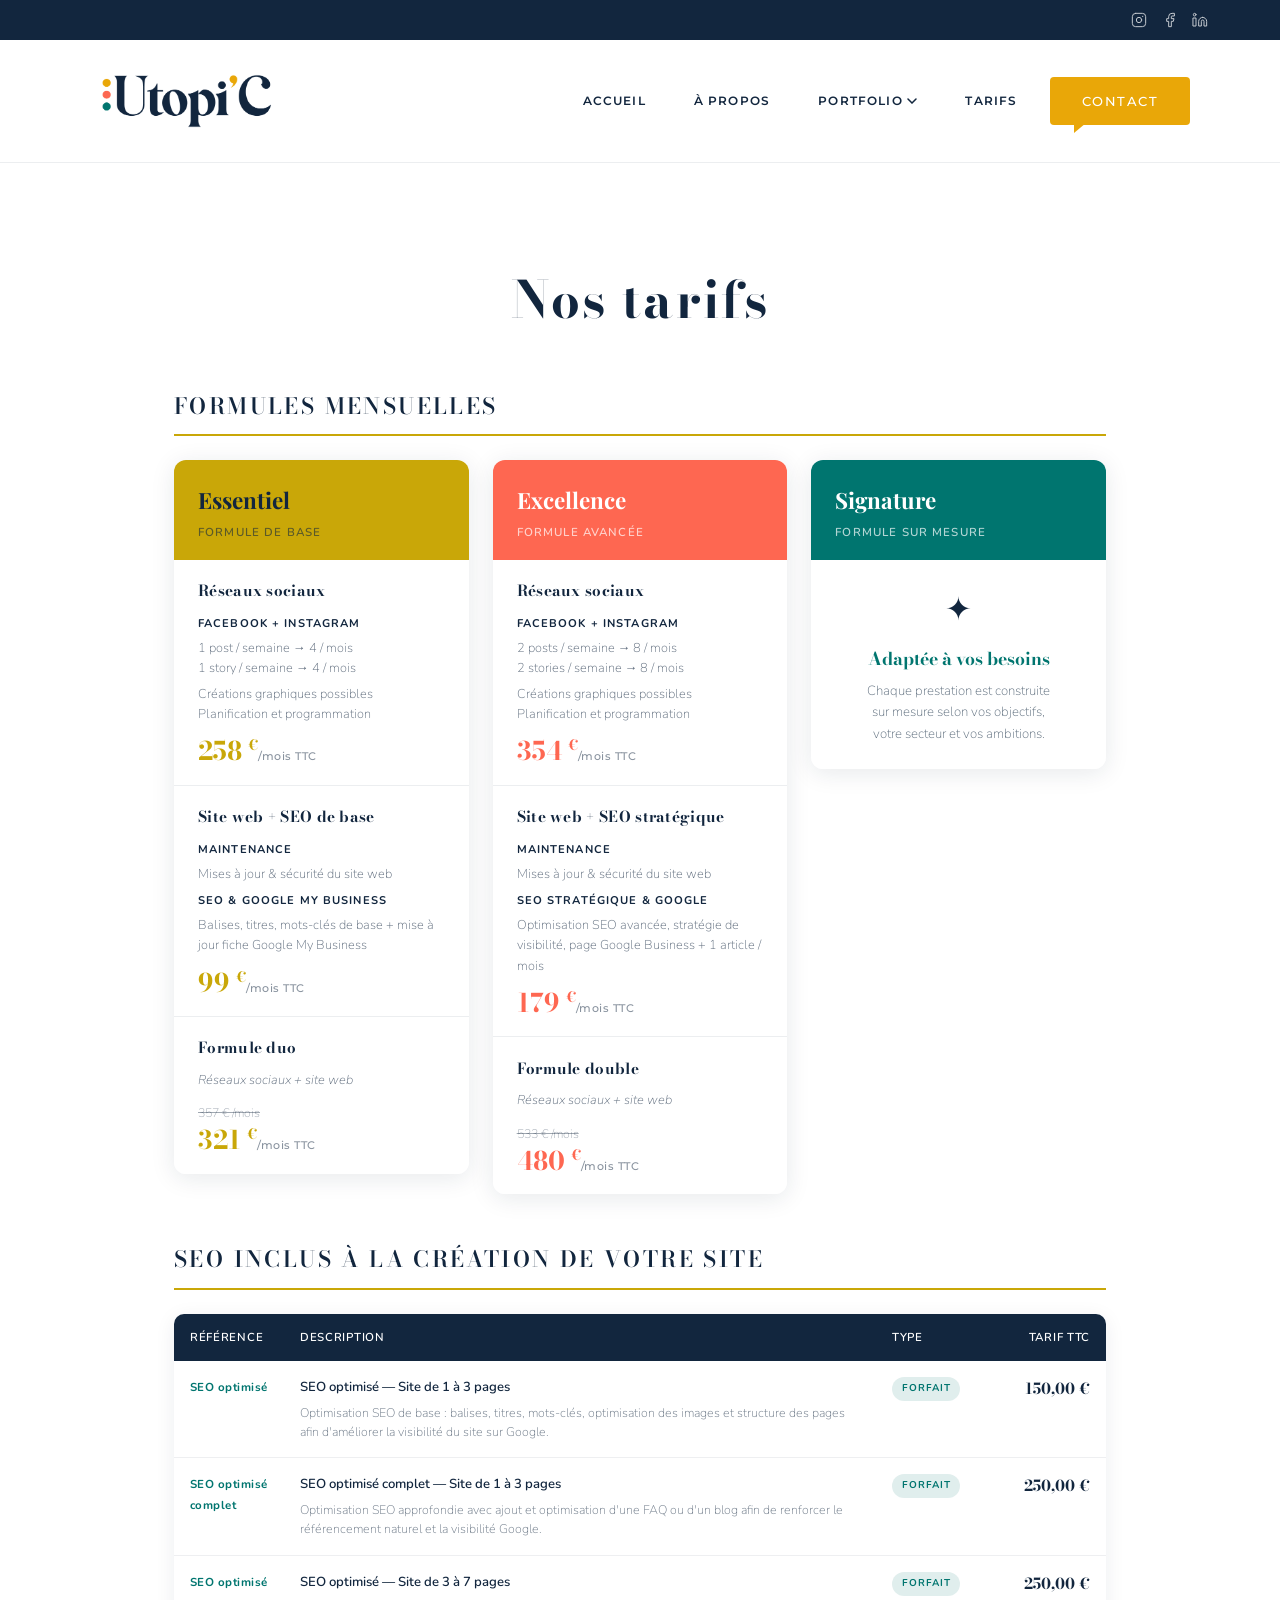
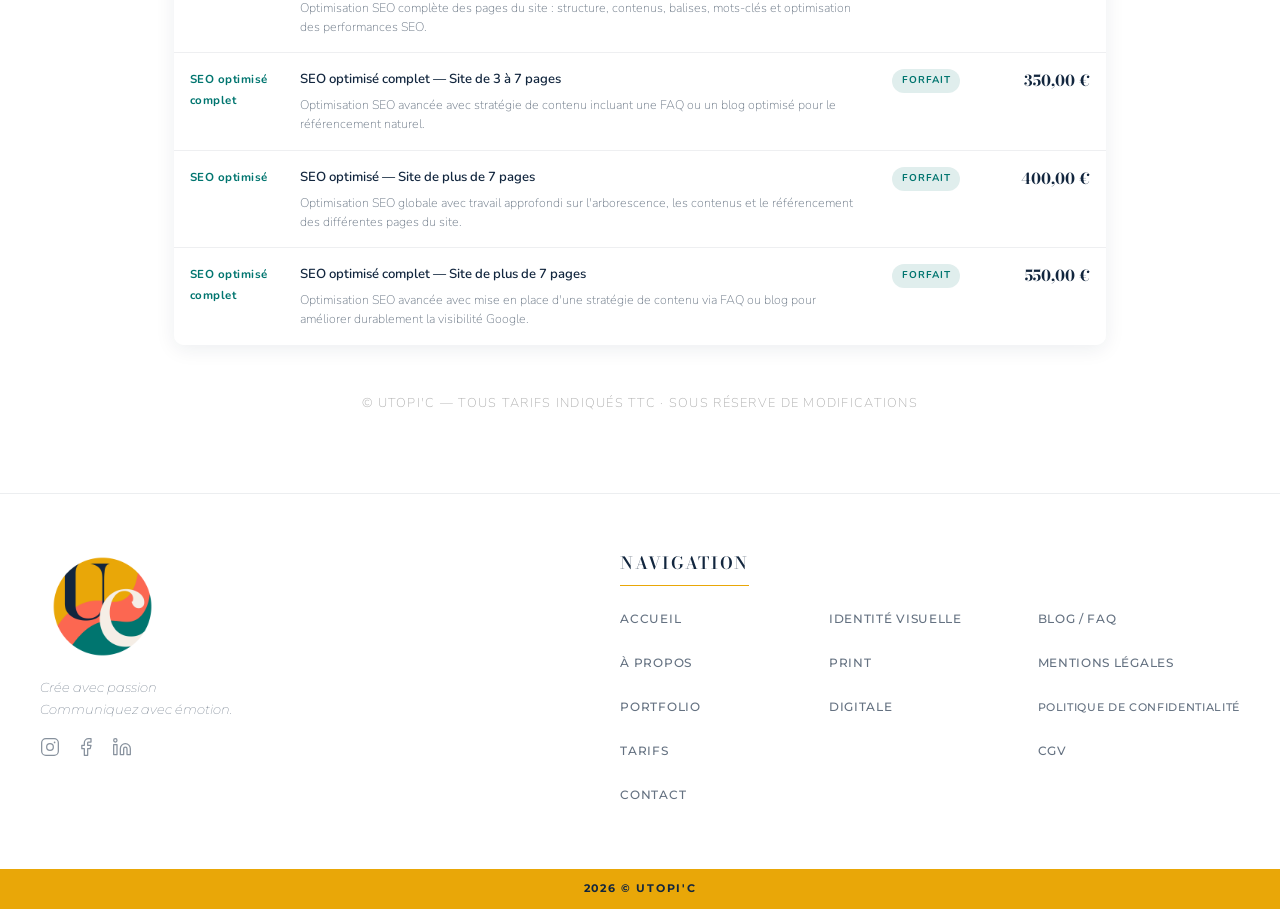
<file: tarifs.html>
<!DOCTYPE html>
<html lang="fr">
<head>
  <meta charset="UTF-8" />
  <meta name="viewport" content="width=device-width, initial-scale=1.0" />
  <title>Tarifs — Utopi'C</title>
  <meta name="description" content="Tarifs des prestations Utopi'C — formules mensuelles et forfaits SEO." />
  <link rel="preconnect" href="https://fonts.googleapis.com" />
  <link rel="preconnect" href="https://fonts.gstatic.com" crossorigin />
  <link href="https://fonts.googleapis.com/css2?family=Bodoni+Moda:ital,opsz,wght@0,6..96,400..900;1,6..96,400..900&family=Montserrat:wght@100..900&display=swap" rel="stylesheet" />
  <link href="https://fonts.googleapis.com/css2?family=Playfair+Display:wght@700;900&family=Nunito:wght@300;400;600;700&display=swap" rel="stylesheet" />
  <link rel="stylesheet" href="css/style.css?v=15" />
  <link rel="stylesheet" href="css/tarifs.css?v=15" />
</head>
<body>

  <!-- ======= HEADER ======= -->
  <header class="site-header" id="navbar">

    <div class="header-topbar">
      <div class="header-topbar__inner">
        <div class="header-topbar__socials">
          <a href="https://www.instagram.com/utopi.c__" target="_blank" rel="noopener" aria-label="Instagram">
            <svg width="16" height="16" viewBox="0 0 24 24" fill="none" stroke="currentColor" stroke-width="1.5" stroke-linecap="round" stroke-linejoin="round"><rect x="2" y="2" width="20" height="20" rx="5" ry="5"/><circle cx="12" cy="12" r="4"/><circle cx="17.5" cy="6.5" r="1" fill="currentColor" stroke="none"/></svg>
          </a>
          <a href="https://www.facebook.com/profile.php?id=61557195407284" target="_blank" rel="noopener" aria-label="Facebook">
            <svg width="16" height="16" viewBox="0 0 24 24" fill="none" stroke="currentColor" stroke-width="1.5" stroke-linecap="round" stroke-linejoin="round"><path d="M18 2h-3a5 5 0 0 0-5 5v3H7v4h3v8h4v-8h3l1-4h-4V7a1 1 0 0 1 1-1h3z"/></svg>
          </a>
          <a href="https://www.linkedin.com/in/cl%C3%A9a-laubier-a867a7197/" target="_blank" rel="noopener" aria-label="LinkedIn">
            <svg width="16" height="16" viewBox="0 0 24 24" fill="none" stroke="currentColor" stroke-width="1.5" stroke-linecap="round" stroke-linejoin="round"><path d="M16 8a6 6 0 0 1 6 6v7h-4v-7a2 2 0 0 0-2-2 2 2 0 0 0-2 2v7h-4v-7a6 6 0 0 1 6-6z"/><rect x="2" y="9" width="4" height="12"/><circle cx="4" cy="4" r="2"/></svg>
          </a>
        </div>
      </div>
    </div>

    <div class="header-main">
      <div class="header-main__inner">

        <a href="index.html" class="header-logo">
          <img src="assets/logos/logo-utopic.png" alt="Utopi'C" class="header-logo__img" />
        </a>

        <nav class="header-nav" id="navMenu" aria-label="Navigation principale">
          <ul class="header-nav__list">
            <li><a href="index.html" class="header-nav__link">Accueil</a></li>
            <li><a href="a-propos.html" class="header-nav__link">À propos</a></li>
            <li class="header-nav__item--dropdown">
              <a href="portfolio.html" class="header-nav__link">
                Portfolio
                <svg class="header-nav__chevron" width="10" height="6" viewBox="0 0 10 6" fill="none"><path d="M1 1l4 4 4-4" stroke="currentColor" stroke-width="1.5" stroke-linecap="round"/></svg>
              </a>
              <ul class="header-nav__dropdown">
                <li><a href="identite-visuelle.html" class="header-nav__dropdown-link">Identité visuelle</a></li>
                <li><a href="communication-print.html" class="header-nav__dropdown-link">Communication print</a></li>
                <li><a href="communication-digitale.html" class="header-nav__dropdown-link">Communication digitale</a></li>
              </ul>
            </li>
            <li><a href="tarifs.html" class="header-nav__link">Tarifs</a></li>
          </ul>
        </nav>

        <div class="header-right">
          <a href="contact.html" class="btn-contact-bubble">Contact</a>
          <button class="header-hamburger" id="hamburger" aria-label="Menu" aria-expanded="false">
            <span></span><span></span><span></span>
          </button>
        </div>

      </div>
    </div>

  </header>

  <main>
    <div class="wrapper tarifs-wrapper">

      <div class="page-title" style="text-align:center;margin:3rem 0 3rem"><span>Nos tarifs</span></div>

      <!-- FORMULES -->
      <div class="section-label">
        <h2>Formules mensuelles</h2>
      </div>

      <div class="formules-grid">

        <!-- ESSENTIEL -->
        <div class="formule-card card-essentiel">
          <div class="card-header">
            <span class="formula-name">Essentiel</span>
            <span class="formula-sub">Formule de base</span>
          </div>
          <div class="card-body">
            <div class="prestation-block">
              <div class="prestation-title">Réseaux sociaux</div>
              <div class="prestation-details">
                <span class="network">Facebook + Instagram</span>
                <p>1 post / semaine → 4 / mois<br>1 story / semaine → 4 / mois</p>
                <p>Créations graphiques possibles<br>Planification et programmation</p>
              </div>
              <div class="price-block">
                <span class="price">258 <sup>€</sup><span class="ttc">/mois TTC</span></span>
              </div>
            </div>
            <div class="prestation-block">
              <div class="prestation-title">Site web + SEO de base</div>
              <div class="prestation-details">
                <span class="network">Maintenance</span>
                <p>Mises à jour &amp; sécurité du site web</p>
                <span class="network" style="margin-top:.5rem;display:block">SEO &amp; Google My Business</span>
                <p>Balises, titres, mots-clés de base + mise à jour fiche Google My Business</p>
              </div>
              <div class="price-block">
                <span class="price">99 <sup>€</sup><span class="ttc">/mois TTC</span></span>
              </div>
            </div>
            <div class="prestation-block">
              <div class="prestation-title">Formule duo</div>
              <div class="prestation-details"><p><em>Réseaux sociaux + site web</em></p></div>
              <div class="price-block">
                <span class="price-old">357 € /mois</span>
                <span class="price">321 <sup>€</sup><span class="ttc">/mois TTC</span></span>
              </div>
            </div>
          </div>
        </div>

        <!-- EXCELLENCE -->
        <div class="formule-card card-excellence">
          <div class="card-header">
            <span class="formula-name">Excellence</span>
            <span class="formula-sub">Formule avancée</span>
          </div>
          <div class="card-body">
            <div class="prestation-block">
              <div class="prestation-title">Réseaux sociaux</div>
              <div class="prestation-details">
                <span class="network">Facebook + Instagram</span>
                <p>2 posts / semaine → 8 / mois<br>2 stories / semaine → 8 / mois</p>
                <p>Créations graphiques possibles<br>Planification et programmation</p>
              </div>
              <div class="price-block">
                <span class="price">354 <sup>€</sup><span class="ttc">/mois TTC</span></span>
              </div>
            </div>
            <div class="prestation-block">
              <div class="prestation-title">Site web + SEO stratégique</div>
              <div class="prestation-details">
                <span class="network">Maintenance</span>
                <p>Mises à jour &amp; sécurité du site web</p>
                <span class="network" style="margin-top:.5rem;display:block">SEO Stratégique &amp; Google</span>
                <p>Optimisation SEO avancée, stratégie de visibilité, page Google Business + 1 article / mois</p>
              </div>
              <div class="price-block">
                <span class="price">179 <sup>€</sup><span class="ttc">/mois TTC</span></span>
              </div>
            </div>
            <div class="prestation-block">
              <div class="prestation-title">Formule double</div>
              <div class="prestation-details"><p><em>Réseaux sociaux + site web</em></p></div>
              <div class="price-block">
                <span class="price-old">533 € /mois</span>
                <span class="price">480 <sup>€</sup><span class="ttc">/mois TTC</span></span>
              </div>
            </div>
          </div>
        </div>

        <!-- SIGNATURE -->
        <div class="formule-card card-signature">
          <div class="card-header">
            <span class="formula-name">Signature</span>
            <span class="formula-sub">Formule sur mesure</span>
          </div>
          <div class="card-body">
            <div class="prestation-block" style="flex:1;display:flex;flex-direction:column;justify-content:center;align-items:center;text-align:center;padding:1.5rem 1rem;">
              <div style="font-size:2rem;margin-bottom:.6rem;">✦</div>
              <div style="font-family:'Bodoni Moda',serif;font-size:1.1rem;font-weight:700;color:var(--teal);margin-bottom:.5rem;">Adaptée à vos besoins</div>
              <div style="font-size:.83rem;color:#5a6a7a;line-height:1.6;">Chaque prestation est construite<br>sur mesure selon vos objectifs,<br>votre secteur et vos ambitions.</div>
            </div>
          </div>
        </div>

      </div>

      <!-- SEO TABLE -->
      <div class="section-label" style="animation-delay:.2s">
        <h2>SEO inclus à la création de votre site</h2>
      </div>

      <div class="seo-table-wrap">
        <table class="seo">
          <thead>
            <tr>
              <th style="width:110px">Référence</th>
              <th>Description</th>
              <th style="width:120px">Type</th>
              <th style="width:110px; text-align:right">Tarif TTC</th>
            </tr>
          </thead>
          <tbody>
            <tr>
              <td><span class="seo-ref">SEO optimisé</span></td>
              <td><div class="seo-desc-title">SEO optimisé — Site de 1 à 3 pages</div><div class="seo-desc-body">Optimisation SEO de base : balises, titres, mots-clés, optimisation des images et structure des pages afin d'améliorer la visibilité du site sur Google.</div></td>
              <td><span class="badge badge-mensuel">Forfait</span></td>
              <td class="seo-price">150,00 €</td>
            </tr>
            <tr>
              <td><span class="seo-ref">SEO optimisé complet</span></td>
              <td><div class="seo-desc-title">SEO optimisé complet — Site de 1 à 3 pages</div><div class="seo-desc-body">Optimisation SEO approfondie avec ajout et optimisation d'une FAQ ou d'un blog afin de renforcer le référencement naturel et la visibilité Google.</div></td>
              <td><span class="badge badge-mensuel">Forfait</span></td>
              <td class="seo-price">250,00 €</td>
            </tr>
            <tr>
              <td><span class="seo-ref">SEO optimisé</span></td>
              <td><div class="seo-desc-title">SEO optimisé — Site de 3 à 7 pages</div><div class="seo-desc-body">Optimisation SEO complète des pages du site : structure, contenus, balises, mots-clés et optimisation des performances SEO.</div></td>
              <td><span class="badge badge-mensuel">Forfait</span></td>
              <td class="seo-price">250,00 €</td>
            </tr>
            <tr>
              <td><span class="seo-ref">SEO optimisé complet</span></td>
              <td><div class="seo-desc-title">SEO optimisé complet — Site de 3 à 7 pages</div><div class="seo-desc-body">Optimisation SEO avancée avec stratégie de contenu incluant une FAQ ou un blog optimisé pour le référencement naturel.</div></td>
              <td><span class="badge badge-mensuel">Forfait</span></td>
              <td class="seo-price">350,00 €</td>
            </tr>
            <tr>
              <td><span class="seo-ref">SEO optimisé</span></td>
              <td><div class="seo-desc-title">SEO optimisé — Site de plus de 7 pages</div><div class="seo-desc-body">Optimisation SEO globale avec travail approfondi sur l'arborescence, les contenus et le référencement des différentes pages du site.</div></td>
              <td><span class="badge badge-mensuel">Forfait</span></td>
              <td class="seo-price">400,00 €</td>
            </tr>
            <tr>
              <td><span class="seo-ref">SEO optimisé complet</span></td>
              <td><div class="seo-desc-title">SEO optimisé complet — Site de plus de 7 pages</div><div class="seo-desc-body">Optimisation SEO avancée avec mise en place d'une stratégie de contenu via FAQ ou blog pour améliorer durablement la visibilité Google.</div></td>
              <td><span class="badge badge-mensuel">Forfait</span></td>
              <td class="seo-price">550,00 €</td>
            </tr>
          </tbody>
        </table>
      </div>

      <p style="text-align:center;margin-top:3rem;font-size:.8rem;color:#aaa;letter-spacing:.1em;text-transform:uppercase;">
        © Utopi'C — Tous tarifs indiqués TTC · Sous réserve de modifications
      </p>

    </div>
  </main>

  <!-- ======= FOOTER ======= -->
  <footer class="site-footer">

    <div class="footer-main">
      <div class="footer-main__inner">

        <div class="footer-brand">
          <img src="assets/logos/logo-utopic-mini.png" alt="Utopi'C" class="footer-brand__logo" />
          <p class="footer-brand__tagline">Crée avec passion<br />Communiquez avec émotion.</p>
          <div class="footer-brand__socials">
            <a href="https://www.instagram.com/utopi.c__" target="_blank" rel="noopener" aria-label="Instagram"><svg width="20" height="20" viewBox="0 0 24 24" fill="none" stroke="currentColor" stroke-width="1.5" stroke-linecap="round" stroke-linejoin="round"><rect x="2" y="2" width="20" height="20" rx="5" ry="5"/><circle cx="12" cy="12" r="4"/><circle cx="17.5" cy="6.5" r="1" fill="currentColor" stroke="none"/></svg></a>
            <a href="https://www.facebook.com/profile.php?id=61557195407284" target="_blank" rel="noopener" aria-label="Facebook"><svg width="20" height="20" viewBox="0 0 24 24" fill="none" stroke="currentColor" stroke-width="1.5" stroke-linecap="round" stroke-linejoin="round"><path d="M18 2h-3a5 5 0 0 0-5 5v3H7v4h3v8h4v-8h3l1-4h-4V7a1 1 0 0 1 1-1h3z"/></svg></a>
            <a href="https://www.linkedin.com/in/cl%C3%A9a-laubier-a867a7197/" target="_blank" rel="noopener" aria-label="LinkedIn"><svg width="20" height="20" viewBox="0 0 24 24" fill="none" stroke="currentColor" stroke-width="1.5" stroke-linecap="round" stroke-linejoin="round"><path d="M16 8a6 6 0 0 1 6 6v7h-4v-7a2 2 0 0 0-2-2 2 2 0 0 0-2 2v7h-4v-7a6 6 0 0 1 6-6z"/><rect x="2" y="9" width="4" height="12"/><circle cx="4" cy="4" r="2"/></svg></a>
          </div>
        </div>

        <div class="footer-nav-block">
          <p class="footer-nav-block__title">Navigation</p>
          <ul class="footer-nav-block__cols">
            <li><a href="index.html">Accueil</a></li>
            <li><a href="a-propos.html">À propos</a></li>
            <li><a href="portfolio.html">Portfolio</a></li>
            <li><a href="tarifs.html">Tarifs</a></li>
            <li><a href="contact.html">Contact</a></li>
            <li><a href="identite-visuelle.html">Identité visuelle</a></li>
            <li><a href="communication-print.html">Print</a></li>
            <li><a href="communication-digitale.html">Digitale</a></li>
            <li><a href="#">Blog / FAQ</a></li>
            <li><a href="mentions-legales.html">Mentions légales</a></li>
            <li><a href="politique-confidentialite.html">Politique de confidentialité</a></li>
            <li><a href="cgv.html">CGV</a></li>
          </ul>
        </div>

      </div>
    </div>

    <div class="footer-copyright">
      <p>2026 &copy; UTOPI'C</p>
    </div>

  </footer>

  <script src="js/main.js"></script>
</body>
</html>
</file>
<file: css/style.css>
/* =============================================
   UTOPI'C — style.css
   ============================================= */

/*
  POLICE MAGIONA DISPLAY — décommenter quand le fichier .woff2 est disponible

@font-face {
  font-family: 'Magiona Display';
  src: url('../assets/fonts/magiona-display.woff2') format('woff2');
  font-weight: 400 700;
  font-style: normal;
  font-display: swap;
}
  Puis : --font-display: 'Magiona Display', 'Cormorant Garamond', Georgia, serif;
*/

/* =============================================
   VARIABLES
   ============================================= */
:root {
  --color-navy:       #12263e;
  --color-green-dark: #334b35;
  --color-teal:       #00756f;
  --color-coral:      #fe6751;
  --color-gold:       #e9a708;
  --color-sand:       #eee0b3;
  --color-cream:      #f5eee6;
  --color-white:      #ffffff;
  --color-text:       #12263e;

  --font-display: 'Bodoni Moda', serif;
  --font-body:    'Montserrat', sans-serif;
  --font-sans:    'Montserrat', sans-serif;

  --header-topbar-h: 40px;
  --header-main-h:   123px;
  --header-h:        163px;
  --transition:      0.25s ease;
  --max-w:           1200px;
}

/* =============================================
   RESET
   ============================================= */
*, *::before, *::after { box-sizing: border-box; margin: 0; padding: 0; }
html { scroll-behavior: smooth; overflow-x: hidden; }
body {
  font-family: var(--font-body);
  font-weight: 147;
  color: var(--color-text);
  background: var(--color-white);
  line-height: 1.6;
  overflow-x: hidden;
  max-width: 100%;
}
img { display: block; max-width: 100%; height: auto; }
a { text-decoration: none; color: inherit; }
ul { list-style: none; }

/* =============================================
   UTILITIES
   ============================================= */
.btn {
  display: inline-block;
  padding: 0.65rem 1.8rem;
  font-family: var(--font-body);
  font-size: 0.78rem;
  font-weight: 600;
  letter-spacing: 0.12em;
  text-transform: uppercase;
  cursor: pointer;
  border: 2px solid var(--color-gold);
  color: var(--color-gold);
  background: transparent;
  transition: background var(--transition), color var(--transition);
}
.btn:hover {
  background: var(--color-gold);
  color: #ffffff;
}
.btn--gold-outline {
  border: 2px solid var(--color-gold);
  color: var(--color-gold);
  background: transparent;
}
.btn--gold-outline:hover {
  background: var(--color-gold);
  color: #ffffff;
}
.btn--navy {
  border: 1.5px solid var(--color-navy);
  color: var(--color-navy);
  background: transparent;
  display: inline-block;
}
.btn--navy:hover {
  background: var(--color-navy);
  color: var(--color-white);
}
.btn--gold-filled {
  background: var(--color-gold);
  color: var(--color-white);
  border: none;
  display: inline-block;
  font-family: var(--font-display);
  font-style: italic;
  font-size: 1rem;
  letter-spacing: 0.06em;
  text-transform: none;
}
.btn--gold-filled:hover { background: #b8960a; }


/* =============================================
   HEADER — 2 bandes
   ============================================= */
.site-header {
  position: fixed;
  top: 0; left: 0; right: 0;
  z-index: 100;
}
.site-header--scrolled .header-main {
  box-shadow: 0 2px 20px rgba(18,38,62,0.1);
}

/* Bande 1 : navy + socials */
.header-topbar {
  background: var(--color-navy);
  height: var(--header-topbar-h);
}
.header-topbar__inner {
  max-width: var(--max-w);
  margin: 0 auto;
  height: 100%;
  padding: 0 2rem;
  display: flex;
  align-items: center;
  justify-content: flex-end;
}
.header-topbar__socials {
  display: flex;
  align-items: center;
  gap: 0.9rem;
}
.header-topbar__socials a {
  color: var(--color-white);
  opacity: 0.75;
  display: flex;
  transition: opacity var(--transition);
}
.header-topbar__socials a:hover { opacity: 1; }

/* Bande 2 : blanc + logo + nav */
.header-main {
  background: var(--color-white);
  height: var(--header-main-h);
  border-bottom: 1px solid rgba(18,38,62,0.08);
  transition: box-shadow var(--transition);
}
.header-main__inner {
  max-width: var(--max-w);
  margin: 0 auto;
  height: 100%;
  padding: 0 50px;
  display: flex;
  align-items: center;
  gap: 2rem;
}

/* Logo */
.header-logo { flex-shrink: 0; }
.header-logo__img {
  height: 70px;
  width: 193px;
  object-fit: contain;
}

/* Nav */
.header-nav { flex: 1; }
.header-nav__list {
  display: flex;
  align-items: center;
  justify-content: flex-end;
  gap: 3rem;
}
.header-nav__link {
  font-size: 0.73rem;
  font-weight: 600;
  letter-spacing: 0.1em;
  text-transform: uppercase;
  color: var(--color-navy);
  display: flex;
  align-items: center;
  gap: 0.3rem;
  transition: color var(--transition);
}
.header-nav__link:hover,
.header-nav__link--active { color: var(--color-gold); }

/* Dropdown */
.header-nav__item--dropdown { position: relative; }
.header-nav__chevron {
  transition: transform var(--transition);
  flex-shrink: 0;
}
.header-nav__item--dropdown:hover .header-nav__chevron { transform: rotate(180deg); }
.header-nav__dropdown {
  position: absolute;
  top: 100%;
  left: 50%;
  transform: translateX(-50%);
  background: var(--color-white);
  border-top: 2px solid var(--color-gold);
  box-shadow: 0 8px 24px rgba(18,38,62,0.12);
  min-width: 220px;
  padding: 0.5rem 0;
  opacity: 0;
  visibility: hidden;
  pointer-events: none;
  transition: opacity var(--transition), visibility var(--transition);
}
.header-nav__item--dropdown:hover .header-nav__dropdown {
  opacity: 1;
  visibility: visible;
  pointer-events: auto;
}
.header-nav__dropdown-link {
  display: block;
  padding: 0.65rem 1.4rem;
  font-size: 0.71rem;
  font-weight: 500;
  letter-spacing: 0.08em;
  text-transform: uppercase;
  color: var(--color-navy);
  transition: color var(--transition), padding-left var(--transition);
}
.header-nav__dropdown-link:hover { color: var(--color-gold); padding-left: 1.8rem; }

/* Bouton Contact — bulle de dialogue */
.header-right {
  display: flex;
  align-items: center;
  gap: 1rem;
  flex-shrink: 0;
}
.btn-contact-bubble {
  background: var(--color-gold);
  color: var(--color-white);
  padding: 14px 32px;
  font-family: var(--font-sans);
  font-size: 13px;
  font-weight: 500;
  letter-spacing: 1.5px;
  text-transform: uppercase;
  border-radius: 4px;
  position: relative;
  display: inline-block;
  transition: background var(--transition);
}
.btn-contact-bubble::after {
  content: '';
  position: absolute;
  bottom: -8px;
  left: 24px;
  border-left: 0 solid transparent;
  border-right: 12px solid transparent;
  border-top: 10px solid var(--color-gold);
  transition: border-top-color var(--transition);
}
.btn-contact-bubble:hover { background: #b8960a; }
.btn-contact-bubble:hover::after { border-top-color: #b8960a; }

/* Hamburger */
.header-hamburger {
  display: none;
  flex-direction: column;
  justify-content: center;
  gap: 5px;
  width: 28px;
  height: 28px;
  background: none;
  border: none;
  cursor: pointer;
  padding: 0;
}
.header-hamburger span {
  display: block;
  height: 2px;
  width: 100%;
  background: var(--color-navy);
  border-radius: 2px;
  transition: transform var(--transition), opacity var(--transition);
}
.header-hamburger.is-open span:nth-child(1) { transform: translateY(7px) rotate(45deg); }
.header-hamburger.is-open span:nth-child(2) { opacity: 0; }
.header-hamburger.is-open span:nth-child(3) { transform: translateY(-7px) rotate(-45deg); }


/* =============================================
   FOOTER — fond blanc + barre dorée
   ============================================= */
.site-footer { }

.footer-main {
  background: var(--color-white);
  padding: 3.5rem 2rem;
  border-top: 1px solid rgba(18,38,62,0.08);
}
.footer-main__inner {
  max-width: var(--max-w);
  margin: 0 auto;
  display: grid;
  grid-template-columns: 1fr 1.2fr;
  gap: 4rem;
  align-items: start;
}

.footer-brand__logo {
  height: 113px;
  width: 124px;
  object-fit: contain;
  margin-bottom: 0.8rem;
}
.footer-brand__tagline {
  font-size: 0.82rem;
  font-style: italic;
  color: var(--color-navy);
  opacity: 0.65;
  line-height: 1.7;
  margin-bottom: 1rem;
}
.footer-brand__socials {
  display: flex;
  gap: 1rem;
}
.footer-brand__socials a {
  color: var(--color-navy);
  opacity: 0.5;
  display: flex;
  transition: opacity var(--transition), color var(--transition);
}
.footer-brand__socials a:hover { opacity: 1; color: var(--color-gold); }

.footer-nav-block__title {
  font-family: var(--font-display);
  font-size: 1.05rem;
  font-weight: 600;
  color: var(--color-navy);
  text-transform: uppercase;
  letter-spacing: 0.1em;
  padding-bottom: 0.5rem;
  border-bottom: 1.5px solid var(--color-gold);
  margin-bottom: 1.2rem;
  display: inline-block;
}
.footer-nav-block__cols {
  display: grid;
  grid-template-columns: 1fr 1fr 1fr;
  grid-template-rows: repeat(5, auto);
  grid-auto-flow: column;
  gap: 0.75rem 1.5rem;
  align-items: start;
}
.footer-nav-block__cols li { margin-bottom: 0.4rem; }
.footer-nav-block__cols li:nth-child(n+9) { grid-column: 3; }
.footer-nav-block__cols a {
  font-family: var(--font-body);
  font-size: 0.72rem;
  font-weight: 500;
  letter-spacing: 0.06em;
  text-transform: uppercase;
  color: var(--color-navy);
  opacity: 0.65;
  transition: opacity var(--transition), color var(--transition);
}
.footer-nav-block__cols a:hover { opacity: 1; color: var(--color-gold); }
.footer-nav-block__cols a[href*="politique"],
.footer-nav-block__cols a[href*="confidentialite"] {
  white-space: nowrap;
  font-size: 11px;
}

.footer-copyright {
  background: var(--color-gold);
  padding: 0.7rem 2rem;
  text-align: center;
}
.footer-copyright p {
  font-size: 0.7rem;
  font-weight: 700;
  letter-spacing: 0.15em;
  text-transform: uppercase;
  color: var(--color-navy);
}


/* =============================================
   SECTION COMMONS
   ============================================= */
.section-header {
  text-align: center;
  margin-bottom: 3rem;
}
.section-label {
  display: inline-block;
  font-size: 0.68rem;
  font-weight: 700;
  letter-spacing: 0.22em;
  text-transform: uppercase;
  color: var(--color-gold);
  margin-bottom: 0.6rem;
}
.section-title {
  font-family: var(--font-display);
  font-size: clamp(2rem, 3.5vw, 3rem);
  font-weight: 600;
  color: var(--color-navy);
  line-height: 1.15;
  margin-bottom: 0.5rem;
}
.section-sub {
  font-size: 0.9rem;
  color: var(--color-text);
  opacity: 0.6;
  font-style: italic;
}


/* =============================================
   HERO — texte aligné gauche, fond blanc
   ============================================= */
.hero {
  min-height: 100vh;
  padding-top: var(--header-h);
  background: var(--color-white);
  display: flex;
  align-items: flex-start;
}
.hero__inner {
  width: 100%;
  padding: 170px 22% 6rem;
  text-align: left;
}
.hero__tagline {
  font-family: var(--font-display);
  font-size: 57px;
  font-weight: 700;
  line-height: 1.1;
  color: var(--color-navy);
  letter-spacing: 1.14px;
  margin: 0;
  max-width: 900px;
  text-align: left;
}
.hero__subtitle {
  font-size: 14px;
  letter-spacing: 1.4px;
  text-transform: uppercase;
  color: var(--color-gold);
  margin: 80px 0 0;
  text-align: left;
  max-width: 600px;
}
.hero__cta {
  display: inline-block;
  width: 235px;
  height: 55px;
  line-height: 55px;
  text-align: center;
  margin-top: 60px;
  border: 2px solid var(--color-gold);
  color: var(--color-gold);
  font-family: var(--font-sans);
  font-size: 17px;
  text-decoration: none;
  transition: background var(--transition), color var(--transition);
}
.hero__cta:hover {
  background: var(--color-gold);
  color: #ffffff;
}


/* =============================================
   RÉALISATIONS — fond crème, carousel projets
   ============================================= */
.realisations {
  padding: 6rem 2rem;
  background: var(--color-cream);
}
.realisations__inner {
  max-width: var(--max-w);
  margin: 0 auto;
}

/* Titre et sous-titre scoped */
.realisations .section-title { font-size: 47px; }
.realisations .section-sub { font-size: 28px; color: #c0c0c0; opacity: 1; }
.realisations .section-header { display: block; margin-bottom: 3.5rem; }
.realisations .section-label { font-size: 0.85rem; }

/* --- Carousel --- */
.carousel { position: relative; }
.carousel__viewport { overflow: hidden; }
.carousel__track {
  display: flex;
  gap: 1.5rem;
  transition: transform 0.45s cubic-bezier(0.4, 0, 0.2, 1);
  will-change: transform;
}
.carousel__slide {
  flex: 0 0 calc(33.333% - 1rem);
  min-width: 0;
  position: relative;
  border-radius: 4px;
  overflow: hidden;
  cursor: default;
}
.carousel__slide img {
  width: 100%;
  aspect-ratio: 4 / 3;
  object-fit: cover;
  display: block;
  transition: transform 0.4s ease;
  color: transparent;
}
.carousel__slide:hover img { transform: scale(1.03); }
.carousel__caption {
  position: absolute;
  bottom: 0; left: 0; right: 0;
  padding: 0.6rem 1rem;
  background: linear-gradient(transparent, rgba(18,38,62,0.7));
  color: var(--color-white);
  font-size: 0.7rem;
  font-weight: 600;
  letter-spacing: 0.1em;
  text-transform: uppercase;
}

/* Boutons */
.carousel__btn {
  position: absolute;
  top: 50%;
  transform: translateY(calc(-50% - 1rem));
  z-index: 2;
  width: 44px;
  height: 44px;
  border-radius: 50%;
  border: 1.5px solid var(--color-gold);
  background: var(--color-white);
  color: var(--color-navy);
  cursor: pointer;
  display: flex;
  align-items: center;
  justify-content: center;
  transition: background var(--transition), color var(--transition);
}
.carousel__btn:hover { background: var(--color-gold); color: var(--color-white); }
.carousel__btn--prev { left: -22px; }
.carousel__btn--next { right: -22px; }
.carousel__btn:disabled { opacity: 0.3; cursor: default; }

/* Dots */
.carousel__dots {
  display: flex;
  justify-content: center;
  gap: 0.5rem;
  margin-top: 1.8rem;
}
.carousel__dot {
  width: 8px;
  height: 8px;
  border-radius: 50%;
  border: none;
  background: rgba(18,38,62,0.2);
  cursor: pointer;
  padding: 0;
  transition: background var(--transition), transform var(--transition);
}
.carousel__dot.is-active {
  background: var(--color-gold);
  transform: scale(1.3);
}


/* =============================================
   PRESTATIONS — fond blanc, titre + 3 images en escalier
   ============================================= */
.prestations {
  padding: 4rem 2rem;
  background: var(--color-white);
}
.prestations__inner {
  max-width: 1100px;
  margin: 0 auto;
}
.prestations__header {
  text-align: center;
  margin-bottom: 2rem;
}
.prestations__title {
  font-family: var(--font-display);
  font-size: 67px;
  font-weight: 600;
  color: var(--color-navy);
  text-align: center;
  line-height: 1.1;
}

/* Escalier : 3 colonnes décalées en diagonale descendante */
.prestations__stagger {
  display: grid;
  grid-template-columns: repeat(3, 1fr);
  gap: 1.5rem;
  align-items: start;
  margin-bottom: 2rem;
}
.presta-item {
  border-radius: 6px;
  overflow: hidden;
  position: relative;
  text-decoration: none;
  display: block;
  transition: transform var(--transition), box-shadow var(--transition);
}
.presta-item:nth-child(1) { margin-top: 0; }
.presta-item:nth-child(2) { margin-top: 3.5rem; }
.presta-item:nth-child(3) { margin-top: 7rem; }

.presta-item:hover { transform: translateY(-4px); box-shadow: 0 16px 40px rgba(18,38,62,0.14); }

.presta-item__img-wrap {
  position: relative;
  aspect-ratio: 3/4;
  overflow: hidden;
}
.presta-item__img-wrap img {
  position: absolute;
  inset: 0;
  width: 100%;
  height: 100%;
  object-fit: cover;
  display: block;
  color: transparent;
  transition: transform 0.45s ease;
}
.presta-item:hover .presta-item__img-wrap img { transform: scale(1.05); }

.presta-item__label {
  display: block;
  padding: 0.7rem 1rem;
  font-size: 0.72rem;
  font-weight: 600;
  letter-spacing: 0.1em;
  text-transform: uppercase;
  text-align: center;
  color: var(--color-white);
}
.presta-item--identite .presta-item__label { background: var(--color-gold); }
.presta-item--print .presta-item__label    { background: var(--color-coral); }
.presta-item--digital .presta-item__label  { background: var(--color-teal); }

/* CTA */
.prestations__cta {
  text-align: center;
  display: flex;
  flex-direction: column;
  align-items: center;
  gap: 1.2rem;
}
.prestations__cta p {
  font-size: 0.9rem;
  font-style: italic;
  color: var(--color-gold);
}


/* =============================================
   EXPÉRIENCES — fond vert foncé #334b35
   ============================================= */
.experiences {
  padding: 6rem 2rem;
  background: var(--color-green-dark);
}
.experiences__inner { max-width: var(--max-w); margin: 0 auto; }
.experiences .section-label { color: var(--color-sand) !important; opacity: 0.8; }
.experiences .section-title { color: var(--color-sand) !important; font-size: 67px; }
.experiences .section-sub   { color: var(--color-sand) !important; opacity: 0.6; }

/* Slide presse/avis — carousel pleine largeur */
.carousel__slide--presse { flex: 0 0 100%; }
.carousel__slide--presse .presse-card,
.carousel__slide--presse .avis-card { max-width: 800px; margin: 0 auto; }

.presse-card {
  display: grid;
  grid-template-columns: 1fr 1fr;
  border-radius: 6px;
  overflow: hidden;
  box-shadow: 0 8px 32px rgba(0,0,0,0.25);
}
.presse-card__img-wrap {
  overflow: hidden;
  aspect-ratio: 4/3;
  background: var(--color-green-dark);
}
.presse-card__img-wrap img {
  width: 100%; height: 100%;
  object-fit: contain;
  display: block; color: transparent;
}
.presse-card__body {
  background: rgba(255,255,255,0.06);
  border: 1px solid rgba(238,224,179,0.2);
  color: var(--color-white);
  padding: 2.5rem 2rem;
  display: flex;
  flex-direction: column;
  justify-content: center;
  gap: 0.9rem;
}
.presse-card__badge {
  display: inline-block;
  font-size: 0.62rem;
  font-weight: 700;
  letter-spacing: 0.18em;
  text-transform: uppercase;
  color: var(--color-gold);
  border: 1px solid var(--color-gold);
  padding: 0.2rem 0.6rem;
  border-radius: 2px;
  width: fit-content;
}
.presse-card__source {
  font-family: var(--font-display);
  font-size: 1.05rem;
  font-weight: 600;
  line-height: 1.3;
  color: var(--color-sand);
}
.presse-card__issue { font-size: 0.75rem; opacity: 0.55; }

/* Carte avis client */
.avis-card {
  background: rgba(255,255,255,0.06);
  border: 1px solid rgba(238,224,179,0.2);
  border-radius: 6px;
  padding: 2.5rem 3rem;
  display: flex;
  flex-direction: column;
  gap: 1.4rem;
  box-shadow: 0 8px 32px rgba(0,0,0,0.25);
}
.avis-card__stars {
  display: flex;
  gap: 0.25rem;
  color: var(--color-gold);
}
.avis-card__quote {
  font-family: var(--font-display);
  font-size: 1.15rem;
  font-style: italic;
  line-height: 1.65;
  color: var(--color-sand);
}
.avis-card__author {
  display: flex;
  flex-direction: column;
  gap: 0.15rem;
}
.avis-card__name {
  font-size: 0.75rem;
  font-weight: 700;
  letter-spacing: 0.12em;
  text-transform: uppercase;
  color: var(--color-gold);
}
.avis-card__role {
  font-size: 0.72rem;
  color: var(--color-sand);
  opacity: 0.6;
}

/* Boutons carousel sur fond vert */
.experiences .carousel__btn {
  background: rgba(255,255,255,0.08);
  border-color: var(--color-sand);
  color: var(--color-sand);
}
.experiences .carousel__btn:hover { background: var(--color-gold); border-color: var(--color-gold); color: var(--color-navy); }

/* Barre de dots sous la zone verte, sur fond blanc */
.experiences-dots-bar {
  background: var(--color-white);
  padding: 1.6rem 2rem;
  display: flex;
  justify-content: center;
}


/* =============================================
   EXPÉRIENCES INTRO — fond blanc au-dessus de la zone verte
   ============================================= */
.experiences-intro {
  background: var(--color-white);
  padding: 4rem 2rem 2rem;
  text-align: center;
}
.experiences-intro__inner {
  max-width: var(--max-w);
  margin: 0 auto;
}


/* =============================================
   SCROLL TO TOP
   ============================================= */
.scroll-top {
  position: fixed;
  bottom: 2rem;
  right: 2rem;
  width: 48px;
  height: 48px;
  border-radius: 50%;
  background: var(--color-white);
  border: 1.5px solid var(--color-gold);
  color: var(--color-gold);
  cursor: pointer;
  display: flex;
  align-items: center;
  justify-content: center;
  opacity: 0;
  visibility: hidden;
  transform: translateY(10px);
  transition: opacity var(--transition), visibility var(--transition), transform var(--transition), background var(--transition), color var(--transition);
  z-index: 200;
  box-shadow: 0 4px 16px rgba(18,38,62,0.12);
}
.scroll-top.is-visible {
  opacity: 1;
  visibility: visible;
  transform: translateY(0);
}
.scroll-top:hover {
  background: var(--color-gold);
  color: var(--color-white);
}


/* =============================================
   NAVIGATION INTER-CATÉGORIES (sous-pages portfolio)
   ============================================= */
.portfolio-nav {
  display: flex;
  justify-content: space-between;
  padding: 48px 32px;
  max-width: 1100px;
  margin: 0 auto;
}
.portfolio-nav__link {
  font-family: var(--font-body);
  font-size: 14px;
  text-transform: uppercase;
  letter-spacing: 1px;
  color: var(--color-navy);
  text-decoration: none;
  transition: color var(--transition);
}
.portfolio-nav__link:hover { color: var(--color-gold); }


/* =============================================
   RESPONSIVE
   ============================================= */
@media (max-width: 768px) {

  /* Header — topbar masquée sur mobile */
  .header-topbar { display: none; }

  .header-nav {
    position: fixed;
    top: var(--header-main-h);
    left: 0; right: 0; bottom: 0;
    background: var(--color-white);
    border-top: 1px solid rgba(18,38,62,0.1);
    flex-direction: column;
    justify-content: flex-start;
    padding: 2rem 1.5rem;
    transform: translateX(100%);
    transition: transform var(--transition);
    overflow-y: auto;
  }
  .header-nav.is-open { transform: translateX(0); }
  .header-nav__list {
    flex-direction: column;
    align-items: flex-start;
    gap: 0;
  }
  .header-nav__list > li { width: 100%; border-bottom: 1px solid rgba(18,38,62,0.06); }
  .header-nav__link { padding: 1rem 0; font-size: 0.85rem; }
  .header-nav__dropdown {
    position: static;
    transform: none;
    box-shadow: none;
    border-top: none;
    border-left: 2px solid var(--color-gold);
    margin-left: 1rem;
    opacity: 1;
    visibility: visible;
    pointer-events: auto;
    padding: 0.25rem 0;
    display: none;
  }
  .header-nav__item--dropdown.is-open .header-nav__dropdown { display: block; }
  .header-nav__chevron { margin-left: auto; }
  .header-hamburger { display: flex; }
  .btn-contact-bubble { display: none !important; }

  /* Hero */
  .hero__inner { padding: 3rem 1.5rem 4rem; }
  .hero__tagline { font-size: clamp(2rem, 7vw, 3rem); }
  .hero__subtitle { margin-top: 2rem; }
  .hero__cta { width: auto; height: auto; line-height: normal; padding: 0.75rem 1.8rem; font-size: 15px; }

  /* Footer */
  .footer-main__inner { grid-template-columns: 1fr; gap: 2rem; }
  .footer-nav-block__cols { display: grid; grid-template-columns: 1fr 1fr; gap: 8px 16px; }
  .footer-nav-block__cols a { font-size: 12px; padding: 4px 0; white-space: nowrap; }

  /* Carousel */
  .carousel__slide { flex: 0 0 100%; }
  .carousel__btn--prev { left: -4px; }
  .carousel__btn--next { right: -4px; }

  /* Prestations */
  .prestations__stagger { grid-template-columns: 1fr; }
  .presta-item:nth-child(1),
  .presta-item:nth-child(2),
  .presta-item:nth-child(3) { margin-top: 0; }

  /* Presse / Avis */
  .presse-card { grid-template-columns: 1fr; }
  .presse-card__img-wrap { aspect-ratio: 16/9; }
  .carousel__slide--presse { flex: 0 0 100%; }
  .avis-card { padding: 2rem 1.5rem; }

  /* Portfolio social — mobile */
  .portfolio-social > div { flex-direction: column !important; padding: 40px 24px !important; min-height: auto !important; }
  .portfolio-social > div > div:first-child { width: 100% !important; text-align: center; }
  .portfolio-social > div > div:last-child { width: 100% !important; height: 220px !important; margin-top: 1.5rem; }
  .portfolio-social img { width: 160px !important; right: 50% !important; transform: translateX(50%) rotate(-8deg) !important; top: 50% !important; }

  /* À propos */
  .ap-intro { flex-direction: column; }
  .ap-intro__photo { width: 100%; max-width: 280px; margin: 0 auto 2rem; }
  .ap-skills { flex-direction: column; }
  .ap-skills__col { width: 100%; }

  /* Sub-pages */
  .sub-hero__title { font-size: clamp(2.5rem, 10vw, 5rem) !important; }

  .realisations .section-title { font-size: clamp(1.2rem, 5vw, 1.8rem); white-space: nowrap; }
  .realisations .section-sub { font-size: clamp(0.75rem, 3.5vw, 1rem); white-space: nowrap; }
  .prestations__title { font-size: clamp(1.4rem, 6vw, 2.2rem); }
  .experiences-intro .section-title,
  .experiences-intro h2 { font-size: clamp(1.1rem, 4.5vw, 1.6rem); white-space: nowrap; }

  /* Fix 2 — Header pleine largeur */
  .site-header,
  .header-main,
  .header-main__inner {
    width: 100% !important;
    max-width: 100% !important;
    left: 0 !important;
    right: 0 !important;
    box-sizing: border-box;
  }

  /* Fix 3 — Footer */
  .site-footer { width: 100%; overflow-x: hidden; }
  .footer-main__inner { padding: 32px 20px; width: 100%; box-sizing: border-box; }
  .footer-nav-block__cols { display: grid !important; grid-template-columns: 1fr 1fr !important; gap: 6px 12px; width: 100%; }
  .footer-nav-block__cols a { font-size: 11px; white-space: nowrap; overflow: hidden; text-overflow: ellipsis; max-width: 100%; }
  .footer-nav-block__cols a[href*="politique"],
  .footer-nav-block__cols a[href*="confidentialite"] { font-size: 10px; }

  /* Fix 4 — Sections */
  section,
  .ap-skills,
  .ap-skills__col,
  .ap-skills__col--skills,
  .skills-expanded,
  .ap-formation,
  .exp-box,
  .realisations,
  .prestations,
  .experiences-carousel,
  .contact-section,
  .contact-grid,
  .portfolio-social {
    width: 100% !important;
    max-width: 100% !important;
    overflow-x: hidden;
    box-sizing: border-box;
  }

  /* Fix 5 — Hard Skills */
  .skills-group,
  .hard-skills-list,
  [class*="skill"] {
    width: 100%;
    max-width: 100%;
    overflow-x: hidden;
    word-break: break-word;
    white-space: normal !important;
  }

  /* Fix 6 — Media */
  img, video, iframe, svg { max-width: 100%; height: auto; }
}

@media (min-width: 769px) and (max-width: 1024px) {
  .carousel__slide { flex: 0 0 calc(50% - 0.75rem); }
  .prestations__stagger { grid-template-columns: repeat(2, 1fr); }
  .presta-item:nth-child(1),
  .presta-item:nth-child(3) { margin-top: 1.5rem; }

  /* Portfolio social — tablet */
  .portfolio-social > div { padding: 40px 40px !important; }
  .portfolio-social > div > div:first-child { width: 45% !important; }
}

/* ===== PORTFOLIO SOCIAL ===== */
.portfolio-social {
  position: relative;
  min-height: 480px;
  background: #f5eee6;
  overflow: hidden;
}

.ps-wave {
  position: absolute;
  top: 0;
  left: 0;
  width: 100%;
  height: 100%;
  z-index: 0;
  pointer-events: none;
}

.ps-inner {
  position: relative;
  z-index: 1;
  display: flex;
  align-items: center;
  justify-content: space-between;
  padding: 60px 80px;
  min-height: 480px;
  max-width: 1400px;
  margin: 0 auto;
}

.ps-text {
  width: 38%;
  text-align: center;
}

.ps-title {
  font-family: 'Bodoni Moda', serif;
  font-size: 1.6rem;
  font-weight: 400;
  font-style: italic;
  line-height: 1.4;
  color: #12263e;
  margin-bottom: 28px;
}

.ps-btn {
  display: inline-block;
  padding: 10px 26px;
  border: 1.5px solid #e9a708;
  color: #e9a708;
  font-family: 'Montserrat', sans-serif;
  font-size: 13px;
  font-weight: 500;
  text-decoration: none;
  transition: background 0.2s, color 0.2s;
}
.ps-btn:hover {
  background: #e9a708;
  color: #ffffff !important;
}

.ps-phones {
  position: relative;
  width: 50%;
  height: 380px;
  flex-shrink: 0;
}

.ps-phone {
  position: absolute;
  width: 170px;
  border-radius: 16px;
  filter: drop-shadow(0 16px 32px rgba(0,0,0,0.35));
  color: transparent;
}
.ps-phone--1 { top: 0;    right: 260px; transform: rotate(-14deg); }
.ps-phone--2 { top: 50px; right: 110px; transform: rotate(4deg); }
.ps-phone--3 { top: 120px; right: 0;    transform: rotate(-4deg); }


/* =============================================
   CURSEUR PERSONNALISÉ
   ============================================= */
*, *::before, *::after { cursor: none !important; }

#cursor-circle {
  position: fixed;
  width: 32px;
  height: 32px;
  border: 1.5px solid #334b35;
  border-radius: 50%;
  pointer-events: none;
  z-index: 99999;
  transform: translate(-50%, -50%);
  transition: left 0.15s ease, top 0.15s ease;
  will-change: left, top;
}

#cursor-flower {
  position: fixed;
  font-size: 18px;
  pointer-events: none;
  z-index: 99999;
  transform: translate(-50%, -50%);
  line-height: 1;
  color: #e9a708;
  will-change: left, top;
}
</file>
<file: css/legal.css>
/* =============================================
   PAGES LÉGALES
   ============================================= */

.legal-page {
  padding-top: calc(var(--header-h) + 4rem);
  padding-bottom: 6rem;
  padding-left: 2rem;
  padding-right: 2rem;
  min-height: 100vh;
  background: var(--color-white);
}
.legal-page__inner {
  max-width: 760px;
  margin: 0 auto;
}
.legal-page__header {
  margin-bottom: 3rem;
}

.legal-content {
  display: flex;
  flex-direction: column;
  gap: 1.8rem;
}
.legal-content h2 {
  font-family: var(--font-display);
  font-size: 1.3rem;
  font-weight: 600;
  color: var(--color-navy);
  margin-bottom: -0.8rem;
  padding-bottom: 0.4rem;
  border-bottom: 1px solid var(--color-cream);
}
.legal-content p,
.legal-content li {
  font-size: 0.88rem;
  line-height: 1.8;
  color: var(--color-text);
  opacity: 0.8;
}
.legal-content ul {
  list-style: disc;
  padding-left: 1.4rem;
  display: flex;
  flex-direction: column;
  gap: 0.3rem;
}
.legal-content a {
  color: var(--color-teal);
  text-decoration: underline;
  text-underline-offset: 2px;
}
.legal-content a:hover { color: var(--color-gold); }

@media (max-width: 768px) {
  .legal-page { padding-top: calc(var(--header-main-h) + 2rem); }
}
</file>
<file: css/contact.css>
/* =============================================
   CONTACT
   ============================================= */

.contact-page {
  padding-top: calc(var(--header-h) + 5rem);
  padding-bottom: 6rem;
  padding-left: 2rem;
  padding-right: 2rem;
  min-height: 100vh;
  background: var(--color-white);
}
.contact-page__inner {
  max-width: 1000px;
  margin: 0 auto;
}
.contact-page__header {
  text-align: center;
  margin-bottom: 4rem;
}
.contact-page__header .section-label {
  font-size: 18px;
  letter-spacing: 2px;
}

/* Layout 2 colonnes */
.contact-layout {
  display: grid;
  grid-template-columns: 1fr 1px 1.5fr;
  gap: 4rem;
  align-items: start;
}

/* Séparateur vertical doré */
.contact-divider {
  background: var(--color-gold);
  opacity: 0.4;
  width: 1px;
  align-self: stretch;
  min-height: 300px;
}

/* Colonne infos */
.contact-info {
  display: flex;
  flex-direction: column;
  gap: 2.5rem;
  padding-top: 0.5rem;
}
.contact-info__label {
  display: block;
  font-size: 0.65rem;
  font-weight: 700;
  letter-spacing: 0.2em;
  text-transform: uppercase;
  color: var(--color-gold);
  margin-bottom: 0.6rem;
}
.contact-info__value {
  font-size: 1rem;
  font-weight: 500;
  color: var(--color-navy);
  transition: color var(--transition);
}
.contact-info__value:hover { color: var(--color-gold); }

.contact-info__socials {
  display: flex;
  flex-direction: row;
  gap: 1rem;
  align-items: center;
}
.contact-info__socials a {
  display: flex;
  align-items: center;
  gap: 0.7rem;
  color: var(--color-navy);
  font-size: 0.85rem;
  font-weight: 500;
  opacity: 0.75;
  transition: opacity var(--transition), color var(--transition);
}
.contact-info__socials a:hover { opacity: 1; color: var(--color-gold); }

/* Formulaire */
.contact-form {
  display: flex;
  flex-direction: column;
  gap: 1.2rem;
}

/* Ligne de 2 champs côte à côte */
.form-row {
  display: grid;
  grid-template-columns: 1fr 1fr;
  gap: 1rem;
}

.form-group {
  display: flex;
  flex-direction: column;
  gap: 0.4rem;
}
.form-label {
  font-size: 0.68rem;
  font-weight: 700;
  letter-spacing: 0.14em;
  text-transform: uppercase;
  color: var(--color-gold);
}
.form-input {
  padding: 14px 18px;
  border: none;
  border-radius: 12px;
  font-family: var(--font-body);
  font-size: 0.87rem;
  color: var(--color-text);
  background: #f5eee6;
  outline: none;
  transition: box-shadow var(--transition);
  width: 100%;
  appearance: none;
  -webkit-appearance: none;
}
.form-input:focus { box-shadow: 0 0 0 2px var(--color-gold); }
.form-input::placeholder { opacity: 0.45; }
.form-textarea { resize: vertical; min-height: 130px; }
.form-select {
  background-image: url("data:image/svg+xml,%3Csvg xmlns='http://www.w3.org/2000/svg' width='10' height='6' viewBox='0 0 10 6'%3E%3Cpath d='M1 1l4 4 4-4' stroke='%2312263e' stroke-width='1.5' stroke-linecap='round' fill='none'/%3E%3C/svg%3E");
  background-repeat: no-repeat;
  background-position: right 0.9rem center;
  padding-right: 2.2rem;
  cursor: pointer;
}

/* Bouton Envoyer — centré, largeur auto */
.btn--full {
  width: auto;
  min-width: 200px;
  display: block;
  margin: 0 auto;
  text-align: center;
  padding: 1rem 2.5rem;
  font-size: 1.1rem;
}

.form-success {
  font-size: 0.85rem;
  color: var(--color-teal);
  font-style: italic;
  margin-top: 0.5rem;
}

/* Responsive */
@media (max-width: 768px) {
  .contact-page { padding-top: calc(var(--header-main-h) + 2.5rem); }
  .contact-layout {
    grid-template-columns: 1fr;
    gap: 2.5rem;
  }
  .contact-divider { height: 1px; width: 100%; min-height: auto; }
  .form-row { grid-template-columns: 1fr; }
}
</file>
<file: css/sub-page.css>
/* =============================================
   SOUS-PAGES PORTFOLIO — sub-page.css
   ============================================= */


/* ---- Hero ---- */
.sub-hero {
  padding-top: calc(var(--header-h) + 4rem);
  padding-bottom: 5rem;
  padding-left: 2rem;
  padding-right: 2rem;
  background: var(--color-cream);
}
.sub-hero__inner {
  max-width: var(--max-w);
  margin: 0 auto;
}
.sub-hero__back {
  display: inline-flex;
  align-items: center;
  gap: 0.4rem;
  font-size: 0.72rem;
  font-weight: 600;
  letter-spacing: 0.1em;
  text-transform: uppercase;
  color: var(--color-navy);
  opacity: 0.5;
  margin-bottom: 2.5rem;
  transition: opacity var(--transition), color var(--transition);
}
.sub-hero__back:hover { opacity: 1; color: var(--color-gold); }

.sub-hero__title-box {
  display: inline-block;
  background: var(--color-navy);
  padding: 2.5rem 3.5rem 2rem;
  margin-bottom: 2rem;
  border-radius: 2px;
}
.sub-hero__title {
  font-family: var(--font-display);
  font-size: clamp(4rem, 9vw, 7.5rem);
  font-weight: 600;
  color: var(--color-white);
  line-height: 0.92;
  text-transform: uppercase;
}
.sub-hero__subtitle {
  font-size: 0.7rem;
  font-weight: 700;
  letter-spacing: 0.18em;
  text-transform: uppercase;
  color: var(--color-gold);
  margin-bottom: 1.5rem;
  max-width: 680px;
  line-height: 1.75;
}
.sub-hero__body {
  font-size: 0.92rem;
  line-height: 1.85;
  color: var(--color-text);
  opacity: 0.75;
  max-width: 660px;
}


/* ---- Galerie projets ---- */
.sub-gallery {
  padding: 5rem 2rem;
  background: var(--color-white);
}
.sub-gallery__inner {
  max-width: var(--max-w);
  margin: 0 auto;
}
.sub-gallery__grid {
  display: grid;
  grid-template-columns: repeat(4, 1fr);
  gap: 0.75rem;
}
.sub-gallery__item {
  aspect-ratio: 3/4;
  overflow: hidden;
  border-radius: 4px;
  background: var(--color-cream);
}
.sub-gallery__item img {
  width: 100%;
  height: 100%;
  object-fit: cover;
  display: block;
  transition: transform 0.4s ease;
  color: transparent;
}
.sub-gallery__item:hover img { transform: scale(1.05); }


/* ---- Logos clients ---- */
.sub-logos {
  padding: 2.5rem 2rem;
  background: var(--color-cream);
  border-top: 1px solid rgba(18,38,62,0.07);
  border-bottom: 1px solid rgba(18,38,62,0.07);
}
.sub-logos__inner {
  max-width: var(--max-w);
  margin: 0 auto;
}
.sub-logos__label {
  text-align: center;
  font-size: 0.62rem;
  font-weight: 700;
  letter-spacing: 0.22em;
  text-transform: uppercase;
  color: var(--color-gold);
  margin-bottom: 1.8rem;
}
.sub-logos__strip {
  display: flex;
  align-items: center;
  justify-content: center;
  gap: 3rem;
  flex-wrap: wrap;
}
.sub-logos__item {
  font-size: 0.75rem;
  font-weight: 700;
  letter-spacing: 0.1em;
  text-transform: uppercase;
  color: var(--color-navy);
  opacity: 0.35;
  transition: opacity var(--transition);
  user-select: none;
}
.sub-logos__item:hover { opacity: 0.7; }


/* ---- Section Avantages ---- */
.sub-avantages {
  padding: 5rem 2rem;
  background: var(--color-white);
}
.sub-avantages__inner {
  max-width: var(--max-w);
  margin: 0 auto;
}
.sub-avantages__header {
  text-align: center;
  margin-bottom: 3rem;
}
.sub-avantages__eyebrow {
  font-family: var(--font-display);
  font-size: clamp(1.6rem, 2.5vw, 2.4rem);
  font-style: italic;
  font-weight: 400;
  color: var(--color-gold);
  display: block;
  margin-bottom: 0.6rem;
}
.sub-avantages__subtitle {
  font-size: 0.68rem;
  font-weight: 700;
  letter-spacing: 0.18em;
  text-transform: uppercase;
  color: var(--color-navy);
  max-width: 600px;
  margin: 0 auto;
  line-height: 1.7;
  opacity: 0.8;
}

.sub-avantages__grid {
  display: grid;
  grid-template-columns: 1fr 1fr;
  border-radius: 8px;
  overflow: hidden;
  box-shadow: 0 12px 40px rgba(18,38,62,0.12);
}

/* Colonne gauche — vert foncé */
.sub-avantages__col--green {
  background: var(--color-green-dark);
  padding: 3rem 2.5rem;
}
.sub-avantages__col-title {
  font-family: var(--font-display);
  font-size: 1.5rem;
  font-weight: 600;
  color: var(--color-sand);
  margin-bottom: 2rem;
}
.sub-avantages__list {
  list-style: none;
  display: flex;
  flex-direction: column;
  gap: 1.1rem;
}
.sub-avantages__list li {
  display: flex;
  align-items: flex-start;
  gap: 0.8rem;
  font-size: 0.88rem;
  line-height: 1.55;
  color: var(--color-sand);
  opacity: 0.88;
}
.sub-avantages__list li::before {
  content: '✦';
  color: var(--color-gold);
  font-size: 0.72rem;
  flex-shrink: 0;
  margin-top: 0.2rem;
}

/* Colonne droite — crème / Ma mission */
.sub-avantages__col--cream {
  background: var(--color-cream);
  padding: 3rem 2.5rem;
  display: flex;
  flex-direction: column;
  justify-content: center;
}
.sub-avantages__mission-title {
  font-family: var(--font-display);
  font-size: 1.5rem;
  font-weight: 600;
  color: var(--color-navy);
  margin-bottom: 1.8rem;
}
.sub-avantages__pills {
  display: flex;
  flex-direction: column;
  gap: 0.7rem;
}
.sub-avantages__pill {
  display: inline-block;
  width: fit-content;
  padding: 0.55rem 1.2rem;
  border: 1.5px solid var(--color-navy);
  border-radius: 50px;
  font-size: 0.78rem;
  font-weight: 500;
  color: var(--color-navy);
  transition: background var(--transition), color var(--transition);
}
.sub-avantages__pill:hover {
  background: var(--color-navy);
  color: var(--color-white);
}


/* ---- Section Pourquoi choisir ---- */
.sub-pourquoi {
  padding: 5rem 2rem 6rem;
  background: var(--color-cream);
}
.sub-pourquoi__inner {
  max-width: var(--max-w);
  margin: 0 auto;
}
.sub-pourquoi__title {
  font-family: var(--font-display);
  font-size: clamp(2rem, 3.5vw, 3rem);
  font-weight: 600;
  color: var(--color-navy);
  text-align: center;
  margin-bottom: 2.5rem;
  line-height: 1.2;
}
.sub-pourquoi__card {
  max-width: 680px;
  margin: 0 auto;
  background: var(--color-white);
  border-radius: 8px;
  padding: 2.5rem 3rem;
  box-shadow: 0 4px 24px rgba(18,38,62,0.08);
}
.sub-pourquoi__list {
  list-style: none;
  display: flex;
  flex-direction: column;
  gap: 1rem;
}
.sub-pourquoi__list li {
  display: flex;
  align-items: flex-start;
  gap: 0.8rem;
  font-size: 0.9rem;
  line-height: 1.6;
  color: var(--color-navy);
  opacity: 0.82;
}
.sub-pourquoi__list li::before {
  content: '✦';
  color: var(--color-gold);
  font-size: 0.72rem;
  flex-shrink: 0;
  margin-top: 0.2rem;
}

/* ---- CTA final ---- */
.sub-cta {
  padding: 4rem 2rem 6rem;
  background: var(--color-white);
  text-align: center;
}
.sub-cta__text {
  font-size: 0.9rem;
  font-style: italic;
  color: var(--color-gold);
  margin-bottom: 1.2rem;
}


/* ---- Responsive ---- */
@media (max-width: 768px) {
  .sub-hero { padding-top: calc(var(--header-main-h) + 2.5rem); }
  .sub-hero__title-box { padding: 1.8rem 2rem 1.5rem; }
  .sub-gallery__grid { grid-template-columns: repeat(2, 1fr); }
  .sub-avantages__grid { grid-template-columns: 1fr; }
  .sub-avantages__col--green { padding: 2.5rem 1.8rem; }
  .sub-avantages__col--cream { padding: 2.5rem 1.8rem; }
  .sub-pourquoi__card { padding: 2rem 1.5rem; }
  .sub-logos__strip { gap: 1.5rem; }
}
@media (min-width: 769px) and (max-width: 1024px) {
  .sub-gallery__grid { grid-template-columns: repeat(3, 1fr); }
}
</file>
<file: css/tarifs.css>
/* =============================================
   TARIFS
   ============================================= */

.tarifs-wrapper {
  --navy:   #12263e;
  --green:  #334b35;
  --teal:   #00756f;
  --coral:  #fe6751;
  --yellow: #c9a708;
  --beige:  #ccc0b3;
  --cream:  #f5eee6;
  --white:  #ffffff;
  max-width: 980px;
  margin: 0 auto;
  padding: calc(var(--header-h) + 3rem) 1.5rem 5rem;
}

/* Page title */
.tarifs-wrapper .page-title span {
  font-family: var(--font-display);
  font-size: clamp(2.2rem, 4vw, 3.2rem);
  font-weight: 700;
  color: var(--navy);
  letter-spacing: 0.04em;
}

/* Section labels (div wrapper with h2 inside) */
.tarifs-wrapper .section-label {
  display: block;
  margin: 3rem 0 1.5rem;
  padding-bottom: 0.6rem;
  border-bottom: 2px solid var(--yellow);
}
.tarifs-wrapper .section-label h2 {
  font-family: var(--font-display);
  font-size: 1.4rem;
  font-weight: 600;
  color: var(--navy);
}

/* Formules grid */
.formules-grid {
  display: grid;
  grid-template-columns: repeat(3, 1fr);
  gap: 1.5rem;
  align-items: start;
}

/* Carte formule */
.formule-card {
  border-radius: 12px;
  overflow: hidden;
  box-shadow: 0 4px 24px rgba(18,38,62,0.1);
  display: flex;
  flex-direction: column;
}

.card-header {
  padding: 1.4rem 1.5rem 1.2rem;
  display: flex;
  flex-direction: column;
  gap: 0.25rem;
}
.formula-name {
  font-family: var(--font-display);
  font-size: 1.4rem;
  font-weight: 700;
  color: var(--white);
  display: block;
}
.formula-sub {
  font-size: 0.72rem;
  font-weight: 600;
  letter-spacing: 0.1em;
  text-transform: uppercase;
  color: rgba(255,255,255,0.7);
  display: block;
}

.card-essentiel .card-header { background: var(--yellow); }
.card-essentiel .card-header .formula-name { color: var(--navy); }
.card-essentiel .card-header .formula-sub { color: rgba(18,38,62,0.6); }
.card-excellence .card-header { background: var(--coral); }
.card-signature .card-header { background: var(--teal); }

.card-body {
  background: var(--white);
  flex: 1;
  display: flex;
  flex-direction: column;
}

/* Prestation block */
.prestation-block {
  padding: 1.2rem 1.5rem;
  border-bottom: 1px solid rgba(18,38,62,0.08);
}
.prestation-block:last-child { border-bottom: none; }

.prestation-title {
  font-family: var(--font-display);
  font-size: 0.95rem;
  font-weight: 700;
  color: var(--navy);
  margin-bottom: 0.6rem;
  letter-spacing: 0.02em;
}

.prestation-details {
  font-size: 0.8rem;
  line-height: 1.6;
  color: rgba(18,38,62,0.7);
}
.prestation-details p { margin-bottom: 0.3rem; }

.network {
  display: inline-block;
  font-size: 0.7rem;
  font-weight: 700;
  letter-spacing: 0.1em;
  text-transform: uppercase;
  color: var(--teal);
  margin-bottom: 0.3rem;
}
.card-essentiel .network { color: #12263e !important; }
.card-excellence .network { color: var(--navy); }
.card-signature .network { color: var(--coral); }

/* Prix */
.price-block {
  margin-top: 0.8rem;
  display: flex;
  flex-direction: column;
  gap: 0.2rem;
}
.price-old {
  font-size: 0.78rem;
  color: rgba(18,38,62,0.4);
  text-decoration: line-through;
}
.price {
  font-family: var(--font-display);
  font-size: 1.6rem;
  font-weight: 700;
  color: var(--navy);
  line-height: 1.1;
}
.card-essentiel .price { color: var(--yellow); }
.card-excellence .price { color: var(--coral); }
.card-signature .price { color: var(--teal); }

.price sup { font-size: 0.9rem; vertical-align: super; }
.ttc {
  font-family: var(--font-body);
  font-size: 0.68rem;
  font-weight: 500;
  color: rgba(18,38,62,0.5);
  letter-spacing: 0.05em;
}

/* Table SEO */
.seo-table-wrap {
  overflow-x: auto;
  border-radius: 10px;
  box-shadow: 0 4px 20px rgba(18,38,62,0.08);
}
table.seo {
  width: 100%;
  border-collapse: collapse;
  font-size: 0.82rem;
  background: var(--white);
}
table.seo thead {
  background: var(--navy);
  color: var(--white);
}
table.seo th {
  padding: 0.9rem 1rem;
  font-weight: 600;
  letter-spacing: 0.06em;
  font-size: 0.72rem;
  text-transform: uppercase;
  text-align: left;
}
table.seo td {
  padding: 1rem;
  border-bottom: 1px solid rgba(18,38,62,0.07);
  vertical-align: top;
  color: var(--navy);
}
table.seo tbody tr:last-child td { border-bottom: none; }
table.seo tbody tr:hover td { background: rgba(18,38,62,0.02); }

.seo-ref {
  font-size: 0.72rem;
  font-weight: 700;
  color: var(--teal);
  letter-spacing: 0.04em;
}
.seo-desc-title {
  font-weight: 600;
  margin-bottom: 0.3rem;
  font-size: 0.82rem;
}
.seo-desc-body {
  font-size: 0.78rem;
  color: rgba(18,38,62,0.65);
  line-height: 1.55;
}
.badge {
  display: inline-block;
  font-size: 0.62rem;
  font-weight: 700;
  letter-spacing: 0.1em;
  text-transform: uppercase;
  padding: 0.25rem 0.6rem;
  border-radius: 99px;
}
.badge-mensuel {
  background: rgba(0,117,111,0.12);
  color: var(--teal);
}
.seo-price {
  font-family: var(--font-display);
  font-weight: 700;
  font-size: 0.95rem;
  color: var(--navy);
  text-align: right;
  white-space: nowrap;
}

/* Typographie scoped Playfair Display + Nunito */
.tarifs-wrapper {
  font-family: 'Nunito', sans-serif;
}
.tarifs-wrapper h1,
.tarifs-wrapper h2,
.tarifs-wrapper .formula-name,
.tarifs-wrapper .page-title {
  font-family: 'Playfair Display', serif;
}

/* Responsive */
@media (max-width: 768px) {
  .tarifs-wrapper { padding-top: calc(var(--header-main-h) + 2rem); }
  .formules-grid { grid-template-columns: 1fr; }
}
@media (min-width: 769px) and (max-width: 1024px) {
  .formules-grid { grid-template-columns: 1fr 1fr; }
  .card-signature { grid-column: 1 / -1; }
}
</file>
